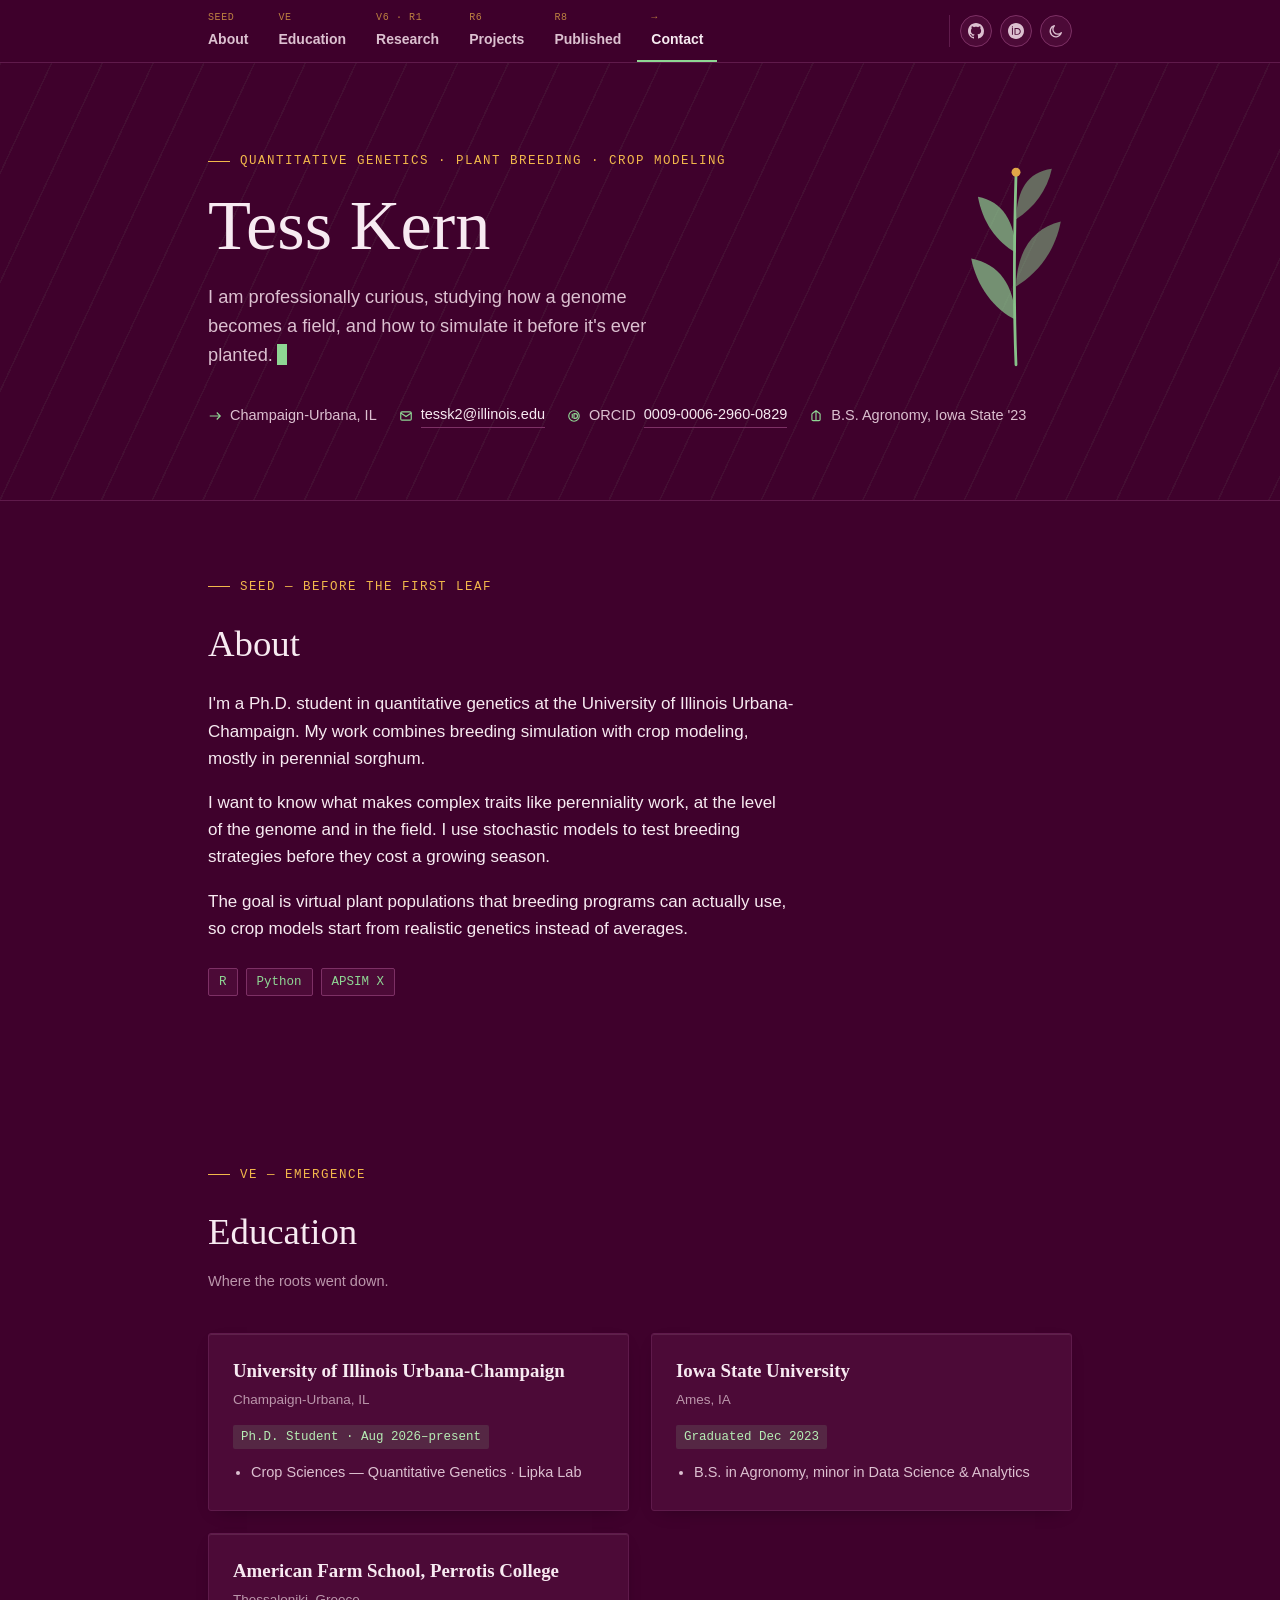
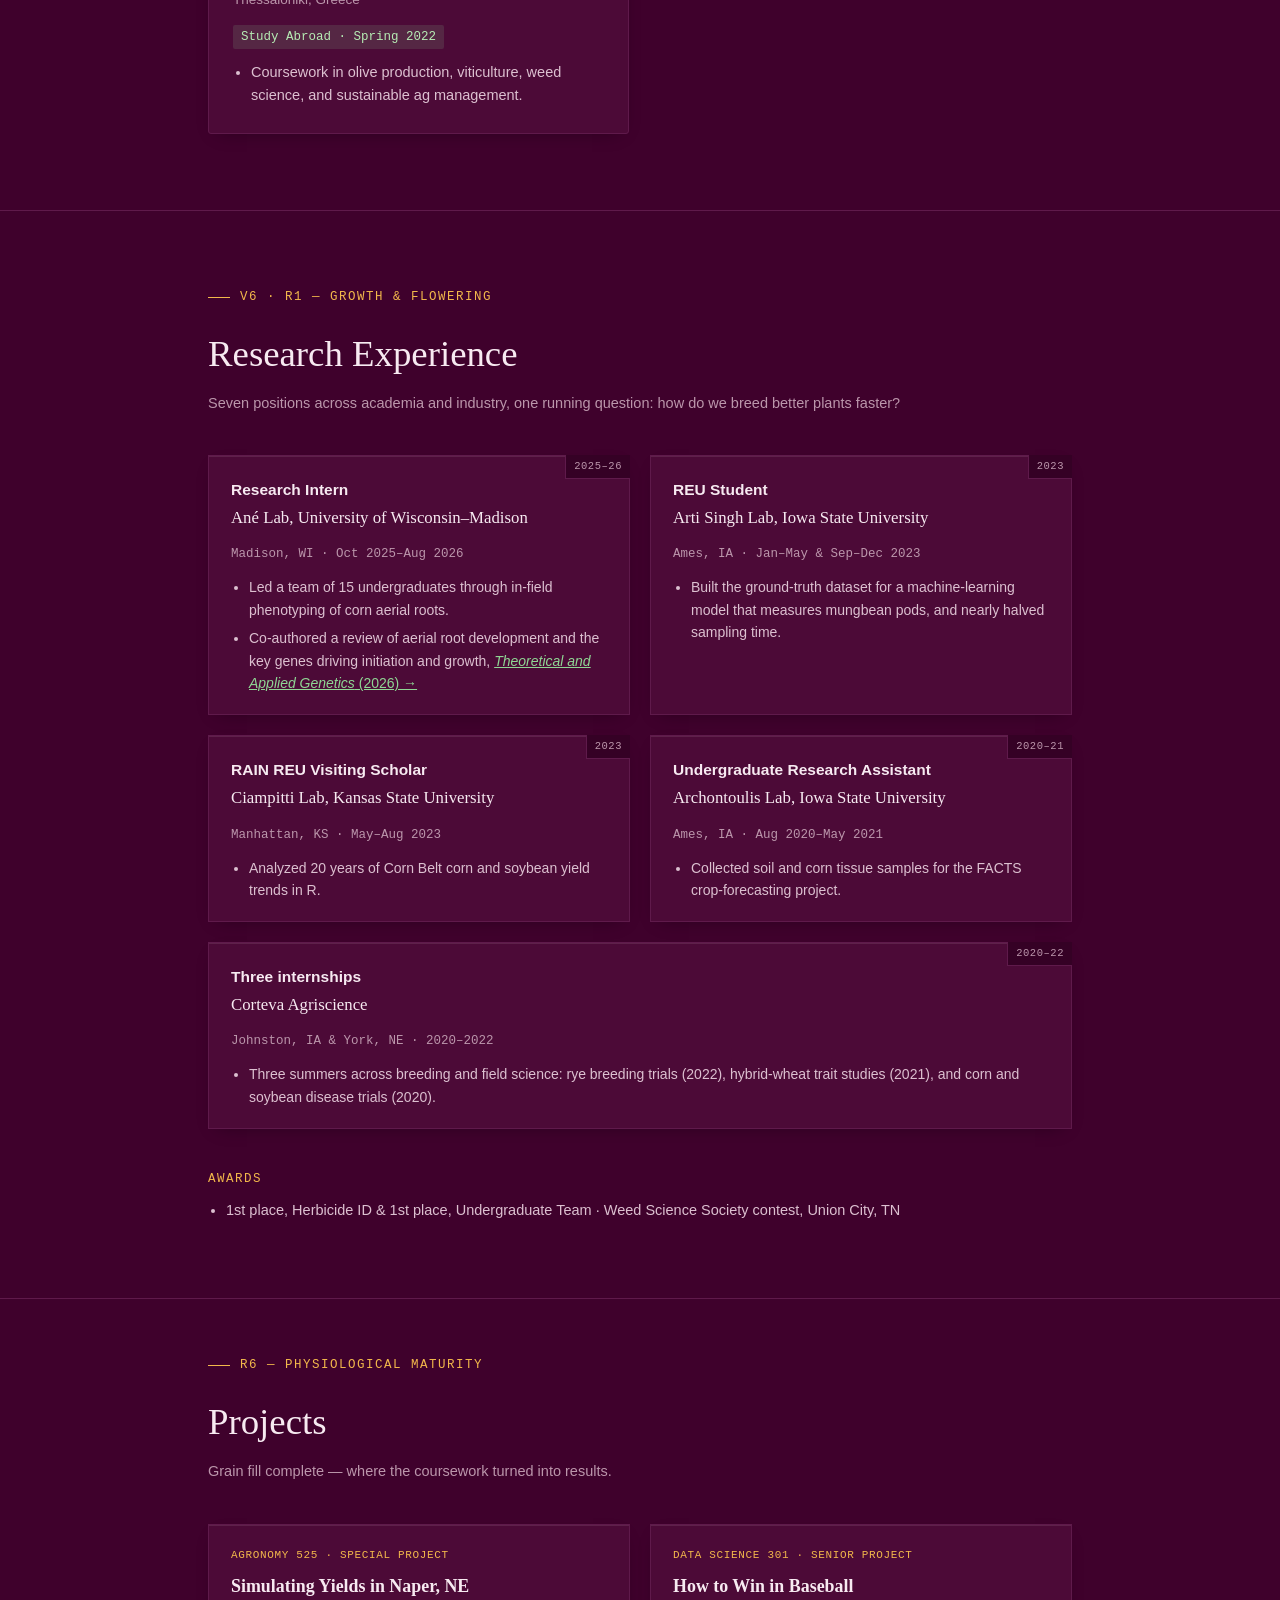
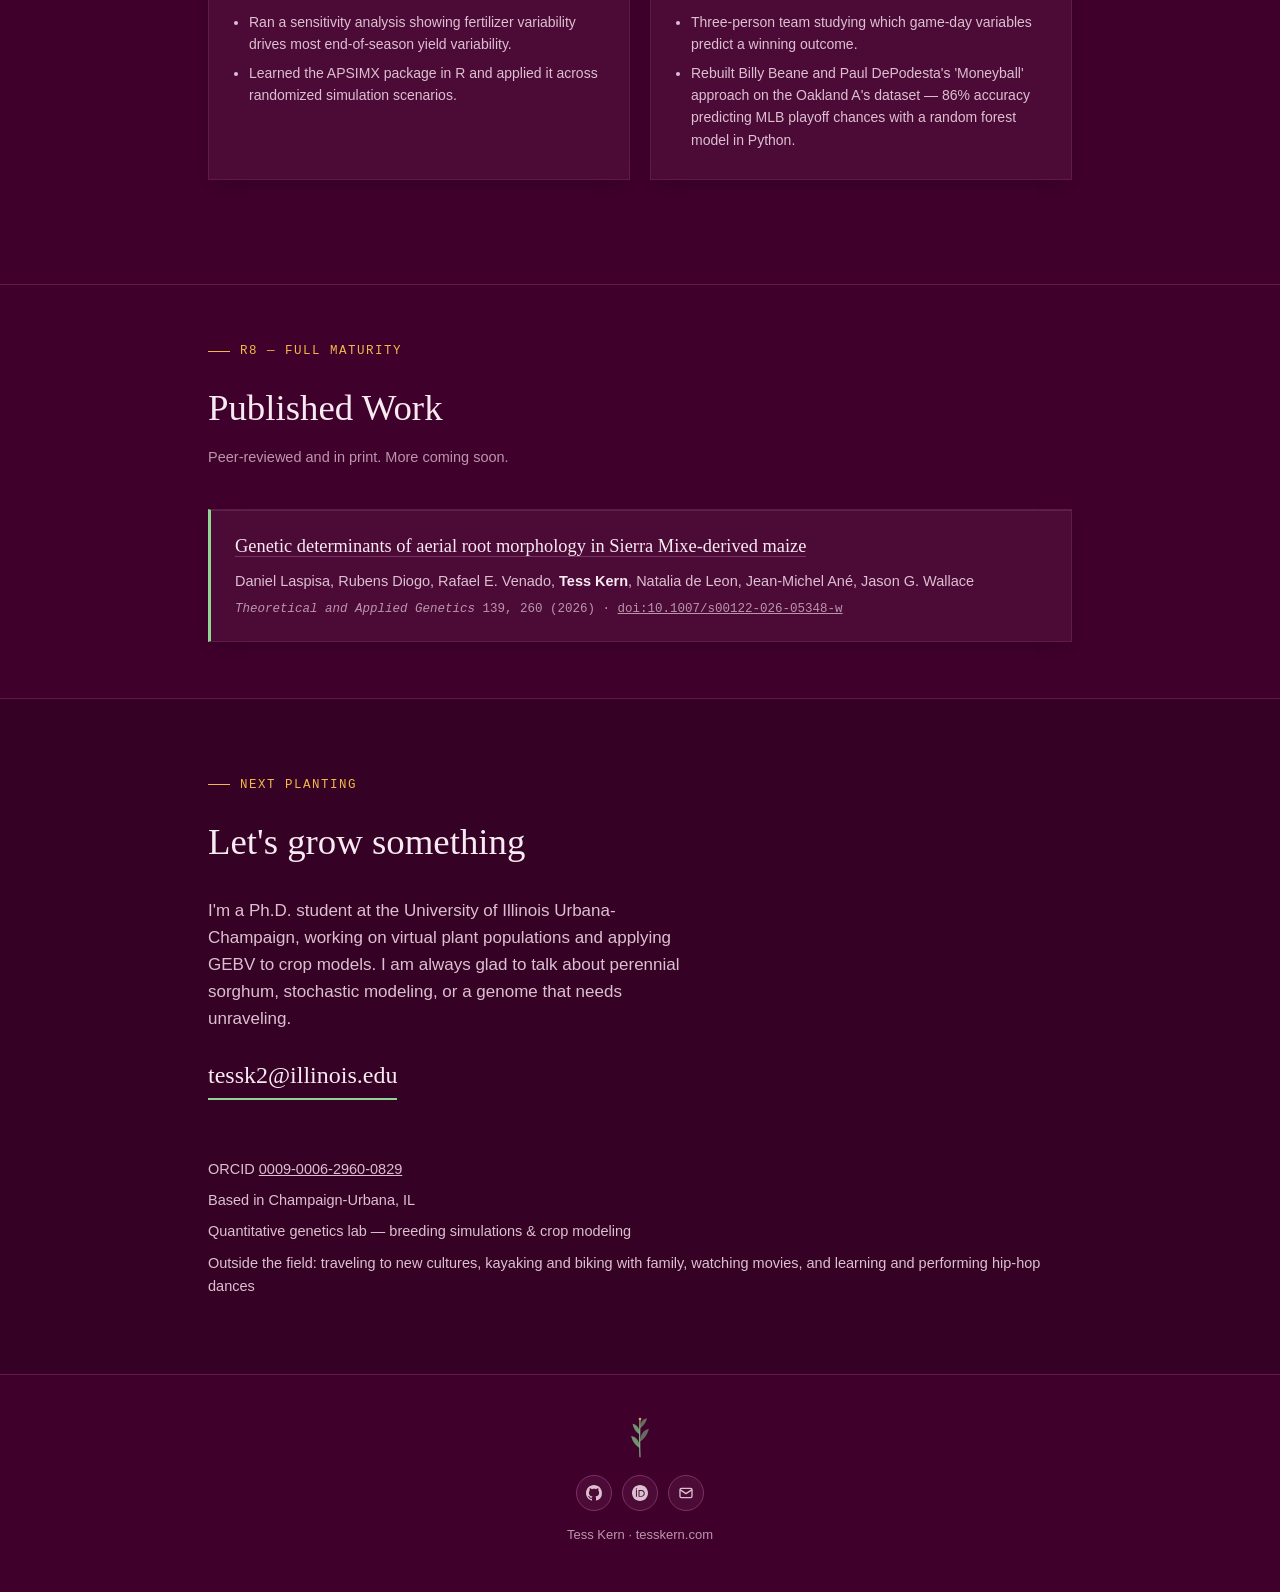
<file: index.html>
<!doctype html>
<html lang="en">
<head>
<meta charset="UTF-8" />
<meta name="viewport" content="width=device-width, initial-scale=1" />
<title>Tess Kern</title>
<meta name="description" content="Tess Kern — Ph.D. student at the University of Illinois Urbana-Champaign working on breeding simulations and crop modeling. Research, publications, and CV." />
<meta name="msvalidate.01" content="D7B9EC9B5210AB7F934CCCC1C1B95DFF" />
<link rel="icon" href="/favicon.svg" type="image/svg+xml" />
<link rel="icon" href="/favicon.svg" sizes="any" />
<link rel="apple-touch-icon" href="/favicon.svg" />
<meta name="theme-color" content="#3f012c" />
<meta property="og:type" content="website" />
<meta property="og:title" content="Tess Kern" />
<meta property="og:description" content="Ph.D. student at the University of Illinois Urbana-Champaign — breeding simulations and crop modeling in perennial sorghum and other crops." />
<meta property="og:url" content="https://tesskern.com/" />
<meta property="og:image" content="https://tesskern.com/og-image.png" />
<meta property="og:image:width" content="1200" />
<meta property="og:image:height" content="630" />
<meta property="og:image:alt" content="Tess Kern — Quantitative Genetics · Plant Breeding · Crop Modeling" />
<meta name="twitter:card" content="summary_large_image" />
<link rel="canonical" href="https://tesskern.com/" />
<script type="application/ld+json">
{
  "@context": "https://schema.org",
  "@type": "Person",
  "name": "Tess Kern",
  "url": "https://tesskern.com/",
  "image": "https://tesskern.com/og-image.png",
  "jobTitle": "Ph.D. Student, Crop Sciences",
  "affiliation": { "@type": "CollegeOrUniversity", "name": "University of Illinois Urbana-Champaign" },
  "alumniOf": [
    { "@type": "CollegeOrUniversity", "name": "Iowa State University" }
  ],
  "knowsAbout": ["Quantitative genetics", "Plant breeding", "Crop modeling", "Breeding simulations", "Perennial sorghum"],
  "email": "mailto:tessk2@illinois.edu",
  "sameAs": [
    "https://orcid.org/0009-0006-2960-0829",
    "https://github.com/Tess-Kern"
  ]
}
</script>
<script>
  try{
    var tkt = localStorage.getItem('tk-theme-v2');
    if (tkt === 'light') document.documentElement.setAttribute('data-theme', tkt);
  }catch(e){}
</script>
<style>
  /* Default theme: dark plum. Light theme is opt-in via the toggle. */
  :root{
    color-scheme: dark;
    --bg: #3f012c;
    --bg-alt: #350125;
    --bg-card: #4c0a37;
    --ink: #f7eaf1;
    --ink-soft: #dcc0d0;
    --ink-faint: #bb96ab;
    --green: #8fd694;
    --green-deep: #b6ecb4;
    --gold: #f2b84b;
    --rule: #5f1a4b;
    --rule-strong: #7d3065;
    --focus: #b6ecb4;

    --font-display: Georgia, 'Iowan Old Style', 'Palatino Linotype', Palatino, 'Times New Roman', serif;
    --font-body: -apple-system, BlinkMacSystemFont, 'Segoe UI', 'Helvetica Neue', Arial, sans-serif;
    --font-mono: ui-monospace, 'SFMono-Regular', 'Cascadia Mono', Consolas, 'Liberation Mono', monospace;

    --content-w: 760px;
    --wide-w: 920px;
  }

  :root[data-theme="light"]{
    color-scheme: light;
    --bg: #f8eff4;
    --bg-alt: #f0e2eb;
    --bg-card: #fcf7fa;
    --ink: #2b0a20;
    --ink-soft: #5c3a50;
    --ink-faint: #7f5f73;
    --green: #2f6b3a;
    --green-deep: #24512d;
    --gold: #9a5f12;
    --rule: #e2cdd9;
    --rule-strong: #c9a8bc;
    --focus: #3f012c;
  }

  *{ box-sizing: border-box; }
  html{ scroll-behavior: smooth; }
  @media (prefers-reduced-motion: reduce){
    html{ scroll-behavior: auto; }
    *{ animation-duration: 0.01ms !important; animation-iteration-count: 1 !important; transition-duration: 0.01ms !important; }
  }

  body{
    margin: 0;
    background: var(--bg);
    color: var(--ink);
    font-family: var(--font-body);
    font-size: 17px;
    line-height: 1.6;
    -webkit-font-smoothing: antialiased;
  }

  a{ color: var(--green); }

  a:focus-visible, button:focus-visible{
    outline: 2px solid var(--focus);
    outline-offset: 3px;
  }

  img, svg{ max-width: 100%; display: block; }

  .wrap{
    max-width: var(--content-w);
    margin: 0 auto;
    padding: 0 28px;
  }
  .wrap-wide{
    max-width: var(--wide-w);
    margin: 0 auto;
    padding: 0 28px;
  }

  /* ---------- nav ---------- */
  .fieldnav{
    position: sticky;
    top: 0;
    z-index: 50;
    background: color-mix(in srgb, var(--bg) 88%, transparent);
    backdrop-filter: blur(6px);
    border-bottom: 1px solid var(--rule);
  }
  .fieldnav-bar{
    max-width: var(--wide-w);
    margin: 0 auto;
    display: flex;
    align-items: center;
    /* left: 14px + link padding 14px = 28px, matching .wrap-wide text edge */
    padding: 0 28px 0 14px;
  }
  .fieldnav-scroll{
    position: relative;
    flex: 1;
    min-width: 0;
  }
  .fieldnav-inner{
    display: flex;
    align-items: stretch;
    gap: 2px;
    overflow-x: auto;
    scroll-snap-type: x proximity;
    -webkit-overflow-scrolling: touch;
    scrollbar-width: none;
  }
  .fieldnav-inner::-webkit-scrollbar{ display: none; }
  .fieldnav-fade{
    position: absolute;
    top: 0;
    bottom: 0;
    right: 0;
    width: 30px;
    background: linear-gradient(to right, transparent, color-mix(in srgb, var(--bg) 95%, transparent));
    opacity: 0;
    transition: opacity 0.2s ease;
    pointer-events: none;
  }
  .fieldnav-fade.show{ opacity: 1; }
  .fieldnav a{
    display: flex;
    flex-direction: column;
    gap: 2px;
    padding: 10px 14px;
    text-decoration: none;
    color: var(--ink-soft);
    border-bottom: 2px solid transparent;
    white-space: nowrap;
    scroll-snap-align: start;
    transition: color 0.2s ease, border-color 0.2s ease;
  }
  .fieldnav a .stage{
    font-family: var(--font-mono);
    font-size: 10px;
    letter-spacing: 0.06em;
    color: var(--gold);
    opacity: 0.7;
  }
  .fieldnav a .label{
    font-size: 14px;
    font-weight: 600;
  }
  .fieldnav a.active{
    border-bottom-color: var(--green);
    color: var(--ink);
  }
  .fieldnav a:hover{ color: var(--ink); }

  .fieldnav-controls{
    flex-shrink: 0;
    display: flex;
    align-items: center;
    gap: 8px;
    margin-left: 6px;
    padding-left: 10px;
    border-left: 1px solid var(--rule);
  }
  .theme-toggle{
    flex-shrink: 0;
    position: relative;
    width: 32px;
    height: 32px;
    border-radius: 50%;
    border: 1px solid var(--rule-strong);
    background: var(--bg-card);
    cursor: pointer;
    padding: 0;
    transition: border-color 0.2s ease, transform 0.2s ease;
  }
  .theme-toggle:hover{ border-color: var(--green); }
  .fieldnav a.icon-link{
    flex-shrink: 0;
    flex-direction: row;
    align-items: center;
    justify-content: center;
    width: 32px;
    height: 32px;
    padding: 0;
    border: 1px solid var(--rule-strong);
    border-radius: 50%;
    background: var(--bg-card);
    color: var(--ink-soft);
    transition: border-color 0.2s ease, color 0.2s ease;
  }
  .fieldnav a.icon-link:hover{ border-color: var(--green); color: var(--ink); }
  .icon-link svg{ width: 16px; height: 16px; }

  @media (max-width: 480px){
    .fieldnav-bar{ padding: 0 6px 0 8px; }
    .fieldnav a{ padding: 8px 10px; }
    .fieldnav a .stage{ font-size: 9px; }
    .fieldnav a .label{ font-size: 12.5px; }
    .fieldnav-controls{ padding-left: 8px; margin-left: 4px; }
    .theme-toggle, .fieldnav a.icon-link{ width: 28px; height: 28px; }
    .theme-toggle svg, .icon-link svg{ width: 14px; height: 14px; }
    .fieldnav-controls{ gap: 6px; }
  }
  .theme-toggle:active{ transform: scale(0.92); }
  .theme-toggle svg{
    position: absolute;
    inset: 0;
    margin: auto;
    width: 16px;
    height: 16px;
    color: var(--ink-soft);
    transition: opacity 0.35s ease, transform 0.45s ease;
  }
  .theme-toggle .icon-sun{ opacity: 0; transform: rotate(90deg) scale(0.6); }
  .theme-toggle .icon-moon{ opacity: 1; transform: rotate(0deg) scale(1); }
  :root[data-theme="light"] .theme-toggle .icon-sun{ opacity: 1; transform: rotate(0deg) scale(1); }
  :root[data-theme="light"] .theme-toggle .icon-moon{ opacity: 0; transform: rotate(-90deg) scale(0.6); }

  /* ---------- hero ---------- */
  .hero{
    position: relative;
    padding: 88px 0 72px;
    overflow: hidden;
    border-bottom: 1px solid var(--rule);
  }
  .hero::before{
    content: "";
    position: absolute;
    inset: 0;
    background-image: repeating-linear-gradient(
      115deg,
      color-mix(in srgb, var(--green) 10%, transparent) 0px,
      color-mix(in srgb, var(--green) 10%, transparent) 1.5px,
      transparent 1.5px,
      transparent 46px
    );
    opacity: 0.6;
    pointer-events: none;
  }
  .hero-inner{
    position: relative;
    max-width: var(--wide-w);
    margin: 0 auto;
    padding: 0 28px;
  }
  .eyebrow{
    font-family: var(--font-mono);
    font-size: 12.5px;
    letter-spacing: 0.12em;
    text-transform: uppercase;
    color: var(--gold);
    display: flex;
    align-items: center;
    gap: 10px;
    margin: 0 0 18px;
  }
  .eyebrow::before{
    content: "";
    width: 22px;
    height: 1px;
    background: var(--gold);
  }
  .hero h1{
    font-family: var(--font-display);
    font-weight: 400;
    font-size: clamp(2.6rem, 6vw, 4.4rem);
    line-height: 1.03;
    margin: 0 0 20px;
    text-wrap: balance;
    color: var(--ink);
  }
  .hero-tag{
    max-width: 46ch;
    font-size: 1.14rem;
    color: var(--ink-soft);
    margin: 0 0 34px;
    text-wrap: pretty;
  }
  .hero-tag::after{
    content: "";
    display: inline-block;
    width: 0.55em;
    height: 1.1em;
    margin-left: 4px;
    vertical-align: -0.18em;
    background: var(--green);
    animation: blink 1.1s steps(1) infinite;
  }
  @keyframes blink{ 50%{ opacity: 0; } }
  .hero-meta{
    display: flex;
    flex-wrap: wrap;
    gap: 10px 22px;
    font-size: 14.5px;
  }
  .hero-meta span{
    display: inline-flex;
    align-items: center;
    gap: 8px;
    color: var(--ink-soft);
  }
  .hero-meta a{
    color: var(--ink);
    text-decoration: none;
    border-bottom: 1px solid var(--rule-strong);
  }
  .hero-meta a:hover{ border-color: var(--green); }
  .mark{
    color: var(--green);
    flex-shrink: 0;
  }
  .hero-glyph{
    position: absolute;
    right: max(28px, calc((100% - var(--wide-w)) / 2 + 28px));
    top: 50%;
    transform: translateY(-50%);
    transform-origin: 50% 100%;
    width: 112px;
    margin-top: -18px;
    opacity: 0.9;
    animation: sway 7s ease-in-out infinite alternate;
  }
  @keyframes sway{
    0%   { transform: translateY(-50%) rotate(-2deg); }
    100% { transform: translateY(-50%) rotate(2deg); }
  }
  @media (max-width: 760px){ .hero-glyph{ display:none; } }

  /* ---------- sections ---------- */
  section{
    padding: 76px 0;
    border-bottom: 1px solid var(--rule);
  }
  section:last-of-type{ border-bottom: none; }
  section.compact{ padding: 56px 0; }
  h2{
    font-family: var(--font-display);
    font-weight: 400;
    font-size: clamp(1.7rem, 3.4vw, 2.3rem);
    margin: 0 0 8px;
    text-wrap: balance;
  }
  .section-sub{
    color: var(--ink-faint);
    font-size: 14.5px;
    margin: 0 0 40px;
  }
  .prose p{ max-width: 62ch; }
  .prose p + p{ margin-top: 14px; }

  /* ---------- education ---------- */
  .edu-grid{
    display: grid;
    gap: 22px;
    grid-template-columns: repeat(2, 1fr);
  }
  @media (max-width: 700px){ .edu-grid{ grid-template-columns: 1fr; } }

  .card{
    background: var(--bg-card);
    border: 1px solid var(--rule);
    padding: 22px 24px;
    border-radius: 3px;
    box-shadow: inset 0 1px 0 color-mix(in srgb, var(--ink) 10%, transparent), 0 6px 18px -10px rgba(0,0,0,0.45);
    transition: border-color 0.2s ease;
  }
  .card:hover{ border-color: var(--rule-strong); }
  .card h3{
    font-family: var(--font-display);
    font-size: 1.18rem;
    font-weight: 700;
    margin: 0 0 3px;
  }
  .card .place{
    font-size: 13.5px;
    color: var(--ink-faint);
    margin-bottom: 10px;
  }
  .card .stat{
    font-family: var(--font-mono);
    font-size: 12.5px;
    color: var(--green-deep);
    background: color-mix(in srgb, var(--green) 14%, transparent);
    display: inline-block;
    padding: 2px 8px;
    border-radius: 2px;
    margin-bottom: 12px;
  }
  .card ul{ margin: 0; padding-left: 18px; }
  .card li{ margin-bottom: 4px; font-size: 14.5px; color: var(--ink-soft); }

  /* ---------- plot cards (research) ---------- */
  .plots{
    display: grid;
    grid-template-columns: repeat(2, 1fr);
    gap: 20px;
  }
  @media (max-width: 760px){ .plots{ grid-template-columns: 1fr; } }

  .plot{
    border: 1px solid var(--rule);
    background: var(--bg-card);
    padding: 22px 22px 20px;
    position: relative;
    box-shadow: inset 0 1px 0 color-mix(in srgb, var(--ink) 10%, transparent), 0 6px 18px -10px rgba(0,0,0,0.45);
    transition: border-color 0.2s ease;
  }
  .plot:hover{ border-color: var(--rule-strong); }
  .plot::before{
    content: attr(data-plot);
    position: absolute;
    top: -1px;
    right: -1px;
    font-family: var(--font-mono);
    font-size: 10.5px;
    letter-spacing: 0.05em;
    color: var(--ink-faint);
    background: var(--bg-alt);
    border: 1px solid var(--rule);
    border-top: none;
    border-right: none;
    padding: 3px 8px;
  }
  .plot-role{
    font-weight: 700;
    font-size: 15.5px;
    margin: 0 0 2px;
  }
  .plot-org{
    font-family: var(--font-display);
    font-size: 1.05rem;
    margin: 0 0 2px;
  }
  .plot-meta{
    font-size: 12.5px;
    color: var(--ink-faint);
    margin-bottom: 12px;
    font-family: var(--font-mono);
  }
  .plot ul{ margin: 0; padding-left: 18px; }
  .plot li{ font-size: 14px; color: var(--ink-soft); margin-bottom: 6px; }
  .plot li:last-child{ margin-bottom: 0; }
  .plot li strong{ color: var(--ink); font-weight: 600; }
  .plot-wide{ grid-column: 1 / -1; }

  .awards{ margin-top: 40px; }
  .awards h3{
    font-family: var(--font-mono);
    font-size: 12.5px;
    letter-spacing: 0.12em;
    text-transform: uppercase;
    color: var(--gold);
    font-weight: 400;
    margin: 0 0 10px;
  }
  .awards ul{ margin: 0; padding-left: 18px; }
  .awards li{ font-size: 14.5px; color: var(--ink-soft); }

  .tools{ display: flex; flex-wrap: wrap; gap: 8px; margin-top: 26px; padding: 0; list-style: none; }
  .tools li{
    font-family: var(--font-mono);
    font-size: 12.5px;
    color: var(--green);
    border: 1px solid var(--rule-strong);
    background: var(--bg-card);
    padding: 3px 10px;
    border-radius: 2px;
  }

  /* ---------- projects ---------- */
  .proj-grid{
    display: grid;
    grid-template-columns: repeat(2, 1fr);
    gap: 20px;
    margin-bottom: 48px;
  }
  @media (max-width: 700px){ .proj-grid{ grid-template-columns: 1fr; } }
  .proj{
    border: 1px solid var(--rule);
    padding: 22px;
    background: var(--bg-card);
    box-shadow: inset 0 1px 0 color-mix(in srgb, var(--ink) 10%, transparent), 0 6px 18px -10px rgba(0,0,0,0.45);
    transition: border-color 0.2s ease;
  }
  .proj:hover{ border-color: var(--rule-strong); }
  .proj .tag{
    font-family: var(--font-mono);
    font-size: 11px;
    letter-spacing: 0.06em;
    text-transform: uppercase;
    color: var(--gold);
    margin-bottom: 8px;
    display: block;
  }
  .proj h3{
    font-family: var(--font-display);
    font-size: 1.12rem;
    margin: 0 0 10px;
  }
  .proj ul{ margin: 0; padding-left: 18px; }
  .proj li{ font-size: 14px; color: var(--ink-soft); margin-bottom: 6px; }

  /* ---------- contact ---------- */
  .contact-section{
    background: var(--bg-alt);
  }
  .contact-grid{
    display: flex;
    flex-wrap: wrap;
    gap: 40px;
    align-items: flex-start;
    justify-content: space-between;
  }
  .contact-main p{ max-width: 50ch; color: var(--ink-soft); }
  .contact-cta{
    display: inline-flex;
    align-items: center;
    gap: 10px;
    font-family: var(--font-display);
    font-size: 1.5rem;
    color: var(--ink);
    text-decoration: none;
    border-bottom: 2px solid var(--green);
    padding-bottom: 4px;
    margin-top: 6px;
  }
  .contact-cta:hover{ color: var(--green); }

  /* ---------- publications ---------- */
  .pub-list{ list-style: none; padding: 0; margin: 0; display: grid; gap: 20px; }
  .pub{
    border: 1px solid var(--rule);
    border-left: 3px solid var(--green);
    background: var(--bg-card);
    padding: 22px 24px;
    box-shadow: inset 0 1px 0 color-mix(in srgb, var(--ink) 10%, transparent), 0 6px 18px -10px rgba(0,0,0,0.45);
    transition: transform 0.2s ease, border-color 0.2s ease;
  }
  .pub:hover{ transform: translateY(-3px); border-color: var(--green); }
  .pub-title{
    font-family: var(--font-display);
    font-size: 1.15rem;
    margin: 0 0 8px;
  }
  .pub-title a{ color: var(--ink); text-decoration: none; border-bottom: 1px solid var(--rule-strong); }
  .pub-title a:hover{ border-color: var(--green); }
  .pub-authors{ font-size: 14.5px; color: var(--ink-soft); margin: 0 0 6px; }
  .pub-authors strong{ color: var(--ink); }
  .pub-venue{ font-family: var(--font-mono); font-size: 12.5px; color: var(--ink-faint); margin: 0; }
  .pub-venue a{ color: var(--ink-faint); }
  .contact-list{
    list-style: none;
    padding: 0;
    margin: 18px 0 0;
    font-size: 14.5px;
    color: var(--ink-soft);
    display: flex;
    flex-direction: column;
    gap: 8px;
  }
  .contact-list a{ color: var(--ink-soft); }

  footer{
    padding: 40px 0 46px;
    text-align: center;
    font-size: 13px;
    color: var(--ink-faint);
    border-top: 1px solid var(--rule);
  }
  .footer-leaf{ width: 22px; margin: 0 auto 16px; opacity: 0.9; }
  .footer-links{ display: flex; justify-content: center; gap: 10px; margin-bottom: 14px; }
  .footer-links .icon-link{
    display: flex;
    align-items: center;
    justify-content: center;
    width: 36px;
    height: 36px;
    border: 1px solid var(--rule-strong);
    border-radius: 50%;
    background: var(--bg-card);
    color: var(--ink-soft);
    transition: border-color 0.2s ease, color 0.2s ease;
  }
  .footer-links .icon-link:hover{ border-color: var(--green); color: var(--ink); }
  footer p{ margin: 0; }

  .reveal{
    opacity: 0.15;
    transform: translateY(6px);
    transition: opacity 0.35s ease-out, transform 0.35s ease-out;
  }
  :root[data-theme="light"] .card,
  :root[data-theme="light"] .plot,
  :root[data-theme="light"] .proj,
  :root[data-theme="light"] .pub{
    box-shadow: 0 4px 14px -10px rgba(63,1,44,0.35);
  }
  .reveal.in{ opacity: 1; transform: translateY(0); }

  @media print{
    .fieldnav{ display: none; }
    body{ background: #fff; color: #111; }
    .hero::before{ display: none; }
    section{ break-inside: avoid; }
  }
</style>
</head>
<body>

<nav class="fieldnav" aria-label="Section navigation">
  <div class="fieldnav-bar">
    <div class="fieldnav-scroll">
      <div class="fieldnav-inner" id="fieldnav-inner">
        <a href="#about" class="navlink" data-target="about"><span class="stage">SEED</span><span class="label">About</span></a>
        <a href="#education" class="navlink" data-target="education"><span class="stage">VE</span><span class="label">Education</span></a>
        <a href="#research" class="navlink" data-target="research"><span class="stage">V6 · R1</span><span class="label">Research</span></a>
        <a href="#projects" class="navlink" data-target="projects"><span class="stage">R6</span><span class="label">Projects</span></a>
        <a href="#publications" class="navlink" data-target="publications"><span class="stage">R8</span><span class="label">Published</span></a>
        <a href="#contact" class="navlink" data-target="contact"><span class="stage">→</span><span class="label">Contact</span></a>
      </div>
      <div class="fieldnav-fade" id="fieldnav-fade" aria-hidden="true"></div>
    </div>
    <div class="fieldnav-controls">
      <a class="icon-link" href="https://github.com/Tess-Kern" aria-label="GitHub" title="GitHub">
        <svg viewBox="0 0 16 16" fill="currentColor" aria-hidden="true"><path d="M8 0C3.58 0 0 3.58 0 8c0 3.54 2.29 6.53 5.47 7.59.4.07.55-.17.55-.38 0-.19-.01-.82-.01-1.49-2.01.37-2.53-.49-2.69-.94-.09-.23-.48-.94-.82-1.13-.28-.15-.68-.52-.01-.53.63-.01 1.08.58 1.23.82.72 1.21 1.87.87 2.33.66.07-.52.28-.87.51-1.07-1.78-.2-3.64-.89-3.64-3.95 0-.87.31-1.59.82-2.15-.08-.2-.36-1.02.08-2.12 0 0 .67-.21 2.2.82.64-.18 1.32-.27 2-.27.68 0 1.36.09 2 .27 1.53-1.04 2.2-.82 2.2-.82.44 1.1.16 1.92.08 2.12.51.56.82 1.27.82 2.15 0 3.07-1.87 3.75-3.65 3.95.29.25.54.73.54 1.48 0 1.07-.01 1.93-.01 2.2 0 .21.15.46.55.38A8.013 8.013 0 0016 8c0-4.42-3.58-8-8-8z"/></svg>
      </a>
      <a class="icon-link" href="https://orcid.org/0009-0006-2960-0829" aria-label="ORCID" title="ORCID">
        <svg viewBox="0 0 24 24" fill="currentColor" aria-hidden="true"><path d="M12 0C5.37 0 0 5.37 0 12s5.37 12 12 12 12-5.37 12-12S18.63 0 12 0zM7.37 17.66H5.92V7.63h1.45v10.03zM6.64 6.81a.95.95 0 1 1 0-1.9.95.95 0 0 1 0 1.9zm3.18.82h3.92c3.73 0 5.37 2.67 5.37 5.02 0 2.56-2.02 5.02-5.35 5.02H9.82V7.63zm1.45 1.3v7.43h2.31c3.29 0 4.05-2.5 4.05-3.72 0-1.98-1.27-3.71-4.06-3.71h-2.3z"/></svg>
      </a>
      <button class="theme-toggle" id="theme-toggle" type="button" aria-label="Switch to light theme" aria-pressed="true">
        <svg class="icon-sun" viewBox="0 0 24 24" fill="none" stroke="currentColor" stroke-width="2" stroke-linecap="round"><circle cx="12" cy="12" r="4.2"/><path d="M12 2.5v2.4M12 19.1v2.4M4.4 4.4l1.7 1.7M17.9 17.9l1.7 1.7M2.5 12h2.4M19.1 12h2.4M4.4 19.6l1.7-1.7M17.9 6.1l1.7-1.7"/></svg>
        <svg class="icon-moon" viewBox="0 0 24 24" fill="none" stroke="currentColor" stroke-width="2" stroke-linecap="round" stroke-linejoin="round"><path d="M20 14.5A8.5 8.5 0 1 1 9.5 4a6.8 6.8 0 0 0 10.5 10.5z"/></svg>
      </button>
    </div>
  </div>
</nav>

<header class="hero" id="home">
  <div class="hero-inner">
    <p class="eyebrow">Quantitative Genetics · Plant Breeding · Crop Modeling</p>
    <h1>Tess Kern</h1>
    <p class="hero-tag">I am professionally curious, studying how a genome becomes a field, and how to simulate it before it's ever planted.</p>
    <div class="hero-meta">
      <span><svg class="mark" width="14" height="14" viewBox="0 0 24 24" fill="none" stroke="currentColor" stroke-width="2"><path d="M3 12h18M15 6l6 6-6 6"/></svg> Champaign-Urbana, IL</span>
      <span><svg class="mark" width="14" height="14" viewBox="0 0 24 24" fill="none" stroke="currentColor" stroke-width="2"><rect x="3" y="5" width="18" height="14" rx="2"/><path d="M3 7l9 6 9-6"/></svg> <a href="mailto:tessk2@illinois.edu">tessk2@illinois.edu</a></span>
      <span><svg class="mark" width="14" height="14" viewBox="0 0 24 24" fill="none" stroke="currentColor" stroke-width="2"><circle cx="12" cy="12" r="9"/><path d="M9 8v8M9 6v.01M12 8h2a4 4 0 010 8h-2z"/></svg> ORCID <a href="https://orcid.org/0009-0006-2960-0829">0009-0006-2960-0829</a></span>
      <span><svg class="mark" width="14" height="14" viewBox="0 0 24 24" fill="none" stroke="currentColor" stroke-width="2"><path d="M12 3v18M5 8l7-5 7 5M5 8v10a2 2 0 002 2h10a2 2 0 002-2V8"/></svg> B.S. Agronomy, Iowa State '23</span>
    </div>
  </div>
  <svg class="hero-glyph" viewBox="0 0 100 200" fill="none" aria-hidden="true">
    <path d="M50 190 C 48 140, 48 90, 50 20" stroke="var(--green)" stroke-width="2.5" stroke-linecap="round"/>
    <path d="M50 150 C 30 140, 15 120, 10 95 C 35 100, 48 118, 50 150 Z" fill="var(--green)" opacity="0.75"/>
    <path d="M50 120 C 70 108, 85 88, 90 62 C 65 68, 51 88, 50 120 Z" fill="var(--green)" opacity="0.55"/>
    <path d="M50 90 C 32 80, 20 62, 16 40 C 38 44, 49 62, 50 90 Z" fill="var(--green)" opacity="0.75"/>
    <path d="M50 60 C 66 50, 78 34, 82 15 C 60 18, 51 34, 50 60 Z" fill="var(--green)" opacity="0.55"/>
    <circle cx="50" cy="18" r="4" fill="var(--gold)"/>
  </svg>
</header>

<section id="about" class="reveal">
  <div class="wrap-wide">
    <p class="eyebrow">Seed — Before the First Leaf</p>
    <h2>About</h2>
    <div class="prose">
      <p>I'm a Ph.D. student in quantitative genetics at the University of Illinois Urbana-Champaign. My work combines breeding simulation with crop modeling, mostly in perennial sorghum.</p>
      <p>I want to know what makes complex traits like perenniality work, at the level of the genome and in the field. I use stochastic models to test breeding strategies before they cost a growing season.</p>
      <p>The goal is virtual plant populations that breeding programs can actually use, so crop models start from realistic genetics instead of averages.</p>
    </div>
    <ul class="tools" aria-label="Tools">
      <li>R</li>
      <li>Python</li>
      <li>APSIM X</li>
    </ul>
  </div>
</section>

<main>

  <section id="education" class="reveal">
   <div class="wrap-wide">
    <p class="eyebrow">VE — Emergence</p>
    <h2>Education</h2>
    <p class="section-sub">Where the roots went down.</p>
    <div class="edu-grid">
      <div class="card">
        <h3>University of Illinois Urbana-Champaign</h3>
        <div class="place">Champaign-Urbana, IL</div>
        <span class="stat">Ph.D. Student · Aug 2026–present</span>
        <ul>
          <li>Crop Sciences — Quantitative Genetics · Lipka Lab</li>
        </ul>
      </div>
      <div class="card">
        <h3>Iowa State University</h3>
        <div class="place">Ames, IA</div>
        <span class="stat">Graduated Dec 2023</span>
        <ul>
          <li>B.S. in Agronomy, minor in Data Science &amp; Analytics</li>
        </ul>
      </div>
      <div class="card">
        <h3>American Farm School, Perrotis College</h3>
        <div class="place">Thessaloniki, Greece</div>
        <span class="stat">Study Abroad · Spring 2022</span>
        <ul>
          <li>Coursework in olive production, viticulture, weed science, and sustainable ag management.</li>
        </ul>
      </div>
    </div>
   </div>
  </section>

  <section id="research" class="reveal">
   <div class="wrap-wide">
    <p class="eyebrow">V6 · R1 — Growth &amp; Flowering</p>
    <h2>Research Experience</h2>
    <p class="section-sub">Seven positions across academia and industry, one running question: how do we breed better plants faster?</p>

    <div class="plots">
      <article class="plot" data-plot="2025–26">
        <p class="plot-role">Research Intern</p>
        <p class="plot-org">Ané Lab, University of Wisconsin–Madison</p>
        <p class="plot-meta">Madison, WI · Oct 2025–Aug 2026</p>
        <ul>
          <li>Led a team of 15 undergraduates through in-field phenotyping of corn aerial roots.</li>
          <li>Co-authored a review of aerial root development and the key genes driving initiation and growth, <a href="#publications"><em>Theoretical and Applied Genetics</em> (2026) →</a></li>
        </ul>
      </article>

      <article class="plot" data-plot="2023">
        <p class="plot-role">REU Student</p>
        <p class="plot-org">Arti Singh Lab, Iowa State University</p>
        <p class="plot-meta">Ames, IA · Jan–May &amp; Sep–Dec 2023</p>
        <ul>
          <li>Built the ground-truth dataset for a machine-learning model that measures mungbean pods, and nearly halved sampling time.</li>
        </ul>
      </article>

      <article class="plot" data-plot="2023">
        <p class="plot-role">RAIN REU Visiting Scholar</p>
        <p class="plot-org">Ciampitti Lab, Kansas State University</p>
        <p class="plot-meta">Manhattan, KS · May–Aug 2023</p>
        <ul>
          <li>Analyzed 20 years of Corn Belt corn and soybean yield trends in R.</li>
        </ul>
      </article>

      <article class="plot" data-plot="2020–21">
        <p class="plot-role">Undergraduate Research Assistant</p>
        <p class="plot-org">Archontoulis Lab, Iowa State University</p>
        <p class="plot-meta">Ames, IA · Aug 2020–May 2021</p>
        <ul>
          <li>Collected soil and corn tissue samples for the FACTS crop-forecasting project.</li>
        </ul>
      </article>

      <article class="plot plot-wide" data-plot="2020–22">
        <p class="plot-role">Three internships</p>
        <p class="plot-org">Corteva Agriscience</p>
        <p class="plot-meta">Johnston, IA &amp; York, NE · 2020–2022</p>
        <ul>
          <li>Three summers across breeding and field science: rye breeding trials (2022), hybrid-wheat trait studies (2021), and corn and soybean disease trials (2020).</li>
        </ul>
      </article>
    </div>

    <div class="awards">
      <h3>Awards</h3>
      <ul>
        <li>1st place, Herbicide ID &amp; 1st place, Undergraduate Team · Weed Science Society contest, Union City, TN</li>
      </ul>
    </div>
   </div>
  </section>

  <section id="projects" class="compact reveal">
   <div class="wrap-wide">
    <p class="eyebrow">R6 — Physiological Maturity</p>
    <h2>Projects</h2>
    <p class="section-sub">Grain fill complete — where the coursework turned into results.</p>

    <div class="proj-grid">
      <div class="proj">
        <span class="tag">Agronomy 525 · Special Project</span>
        <h3>Simulating Yields in Naper, NE</h3>
        <ul>
          <li>Ran a sensitivity analysis showing fertilizer variability drives most end-of-season yield variability.</li>
          <li>Learned the APSIMX package in R and applied it across randomized simulation scenarios.</li>
        </ul>
      </div>
      <div class="proj">
        <span class="tag">Data Science 301 · Senior Project</span>
        <h3>How to Win in Baseball</h3>
        <ul>
          <li>Three-person team studying which game-day variables predict a winning outcome.</li>
          <li>Rebuilt Billy Beane and Paul DePodesta's 'Moneyball' approach on the Oakland A's dataset — 86% accuracy predicting MLB playoff chances with a random forest model in Python.</li>
        </ul>
      </div>
    </div>
   </div>
  </section>

  <section id="publications" class="compact reveal">
   <div class="wrap-wide">
    <p class="eyebrow">R8 — Full Maturity</p>
    <h2>Published Work</h2>
    <p class="section-sub">Peer-reviewed and in print. More coming soon.</p>
    <ul class="pub-list">
      <li class="pub">
        <p class="pub-title"><a href="https://link.springer.com/article/10.1007/s00122-026-05348-w">Genetic determinants of aerial root morphology in Sierra Mixe-derived maize</a></p>
        <p class="pub-authors">Daniel Laspisa, Rubens Diogo, Rafael E. Venado, <strong>Tess Kern</strong>, Natalia de Leon, Jean-Michel Ané, Jason G. Wallace</p>
        <p class="pub-venue"><em>Theoretical and Applied Genetics</em> 139, 260 (2026) · <a href="https://doi.org/10.1007/s00122-026-05348-w">doi:10.1007/s00122-026-05348-w</a></p>
      </li>
    </ul>
   </div>
  </section>

  <section id="contact" class="contact-section reveal">
   <div class="wrap-wide">
    <p class="eyebrow">Next Planting</p>
    <h2>Let's grow something</h2>
    <div class="contact-grid">
      <div class="contact-main">
        <p>I'm a Ph.D. student at the University of Illinois Urbana-Champaign, working on virtual plant populations and applying GEBV to crop models. I am always glad to talk about perennial sorghum, stochastic modeling, or a genome that needs unraveling.</p>
        <a class="contact-cta" href="mailto:tessk2@illinois.edu">tessk2@illinois.edu</a>
      </div>
      <ul class="contact-list">
        <li>ORCID <a href="https://orcid.org/0009-0006-2960-0829">0009-0006-2960-0829</a></li>
        <li>Based in Champaign-Urbana, IL</li>
        <li>Quantitative genetics lab — breeding simulations &amp; crop modeling</li>
        <li>Outside the field: traveling to new cultures, kayaking and biking with family, watching movies, and learning and performing hip-hop dances</li>
      </ul>
    </div>
   </div>
  </section>

</main>

<footer>
  <svg class="footer-leaf" viewBox="0 0 100 200" fill="none" aria-hidden="true">
    <path d="M50 190 C 48 140, 48 90, 50 20" stroke="var(--green)" stroke-width="5" stroke-linecap="round"/>
    <path d="M50 150 C 30 140, 15 120, 10 95 C 35 100, 48 118, 50 150 Z" fill="var(--green)" opacity="0.75"/>
    <path d="M50 120 C 70 108, 85 88, 90 62 C 65 68, 51 88, 50 120 Z" fill="var(--green)" opacity="0.55"/>
    <path d="M50 90 C 32 80, 20 62, 16 40 C 38 44, 49 62, 50 90 Z" fill="var(--green)" opacity="0.75"/>
    <path d="M50 60 C 66 50, 78 34, 82 15 C 60 18, 51 34, 50 60 Z" fill="var(--green)" opacity="0.55"/>
    <circle cx="50" cy="18" r="6" fill="var(--gold)"/>
  </svg>
  <div class="footer-links">
    <a class="icon-link" href="https://github.com/Tess-Kern" aria-label="GitHub" title="GitHub">
      <svg viewBox="0 0 16 16" fill="currentColor" aria-hidden="true"><path d="M8 0C3.58 0 0 3.58 0 8c0 3.54 2.29 6.53 5.47 7.59.4.07.55-.17.55-.38 0-.19-.01-.82-.01-1.49-2.01.37-2.53-.49-2.69-.94-.09-.23-.48-.94-.82-1.13-.28-.15-.68-.52-.01-.53.63-.01 1.08.58 1.23.82.72 1.21 1.87.87 2.33.66.07-.52.28-.87.51-1.07-1.78-.2-3.64-.89-3.64-3.95 0-.87.31-1.59.82-2.15-.08-.2-.36-1.02.08-2.12 0 0 .67-.21 2.2.82.64-.18 1.32-.27 2-.27.68 0 1.36.09 2 .27 1.53-1.04 2.2-.82 2.2-.82.44 1.1.16 1.92.08 2.12.51.56.82 1.27.82 2.15 0 3.07-1.87 3.75-3.65 3.95.29.25.54.73.54 1.48 0 1.07-.01 1.93-.01 2.2 0 .21.15.46.55.38A8.013 8.013 0 0016 8c0-4.42-3.58-8-8-8z"/></svg>
    </a>
    <a class="icon-link" href="https://orcid.org/0009-0006-2960-0829" aria-label="ORCID" title="ORCID">
      <svg viewBox="0 0 24 24" fill="currentColor" aria-hidden="true"><path d="M12 0C5.37 0 0 5.37 0 12s5.37 12 12 12 12-5.37 12-12S18.63 0 12 0zM7.37 17.66H5.92V7.63h1.45v10.03zM6.64 6.81a.95.95 0 1 1 0-1.9.95.95 0 0 1 0 1.9zm3.18.82h3.92c3.73 0 5.37 2.67 5.37 5.02 0 2.56-2.02 5.02-5.35 5.02H9.82V7.63zm1.45 1.3v7.43h2.31c3.29 0 4.05-2.5 4.05-3.72 0-1.98-1.27-3.71-4.06-3.71h-2.3z"/></svg>
    </a>
    <a class="icon-link" href="mailto:tessk2@illinois.edu" aria-label="Email" title="tessk2@illinois.edu">
      <svg viewBox="0 0 24 24" fill="none" stroke="currentColor" stroke-width="2" aria-hidden="true"><rect x="3" y="5" width="18" height="14" rx="2"/><path d="M3 7l9 6 9-6"/></svg>
    </a>
  </div>
  <p>Tess Kern · tesskern.com</p>
</footer>

<script>
(function(){
  var root = document.documentElement;
  var toggle = document.getElementById('theme-toggle');

  function isDark(){
    return root.getAttribute('data-theme') !== 'light';
  }
  function syncToggle(){
    var dark = isDark();
    toggle.setAttribute('aria-pressed', String(dark));
    toggle.setAttribute('aria-label', dark ? 'Switch to light theme' : 'Switch to dark theme');
  }
  toggle.addEventListener('click', function(){
    var next = isDark() ? 'light' : 'dark';
    if (next === 'light') root.setAttribute('data-theme', 'light');
    else root.removeAttribute('data-theme');
    try{ localStorage.setItem('tk-theme-v2', next); }catch(e){}
    syncToggle();
  });
  syncToggle();

  var navScroll = document.getElementById('fieldnav-inner');
  var navFade = document.getElementById('fieldnav-fade');
  function syncFade(){
    var hasMore = navScroll.scrollWidth - navScroll.scrollLeft - navScroll.clientWidth > 4;
    navFade.classList.toggle('show', hasMore);
  }
  navScroll.addEventListener('scroll', syncFade, { passive: true });
  window.addEventListener('resize', syncFade);
  syncFade();

  var navLinks = Array.prototype.slice.call(document.querySelectorAll('.navlink'));
  var sections = navLinks
    .map(function(a){ return document.getElementById(a.getAttribute('data-target')); })
    .filter(Boolean);

  function setActive(id){
    navLinks.forEach(function(a){
      a.classList.toggle('active', a.getAttribute('data-target') === id);
    });
  }

  if ('IntersectionObserver' in window) {
    var spy = new IntersectionObserver(function(entries){
      entries.forEach(function(entry){
        if (entry.isIntersecting) setActive(entry.target.id);
      });
    }, { rootMargin: '-40% 0px -55% 0px', threshold: 0 });
    sections.forEach(function(s){ spy.observe(s); });

    var reduceMotion = window.matchMedia('(prefers-reduced-motion: reduce)').matches;
    var reveals = document.querySelectorAll('.reveal');
    if (reduceMotion) {
      reveals.forEach(function(el){ el.classList.add('in'); });
    } else {
      var ro = new IntersectionObserver(function(entries){
        entries.forEach(function(entry){
          if (entry.isIntersecting) {
            entry.target.classList.add('in');
            ro.unobserve(entry.target);
          }
        });
      }, { threshold: 0, rootMargin: '0px 0px 120px 0px' });
      reveals.forEach(function(el){ ro.observe(el); });
    }
  } else {
    document.querySelectorAll('.reveal').forEach(function(el){ el.classList.add('in'); });
  }
})();
</script>

</body>
</html>
</file>
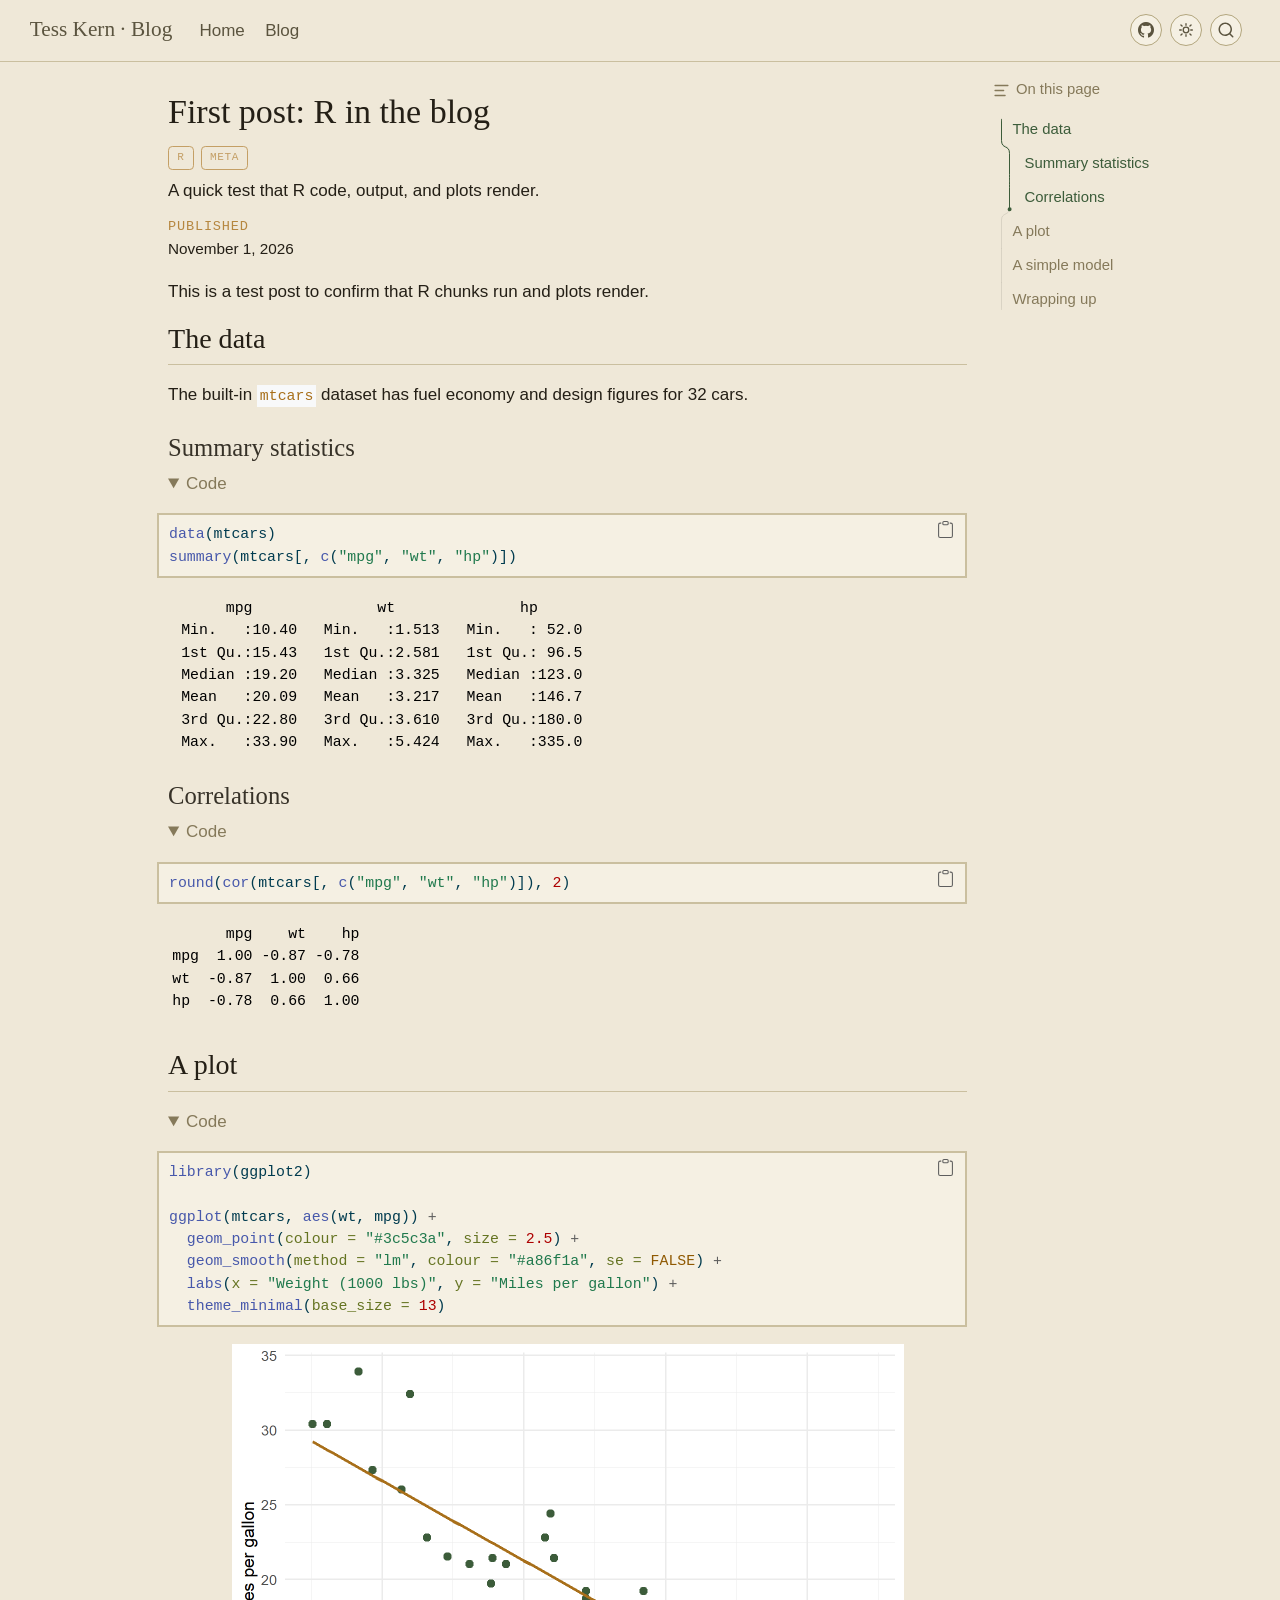
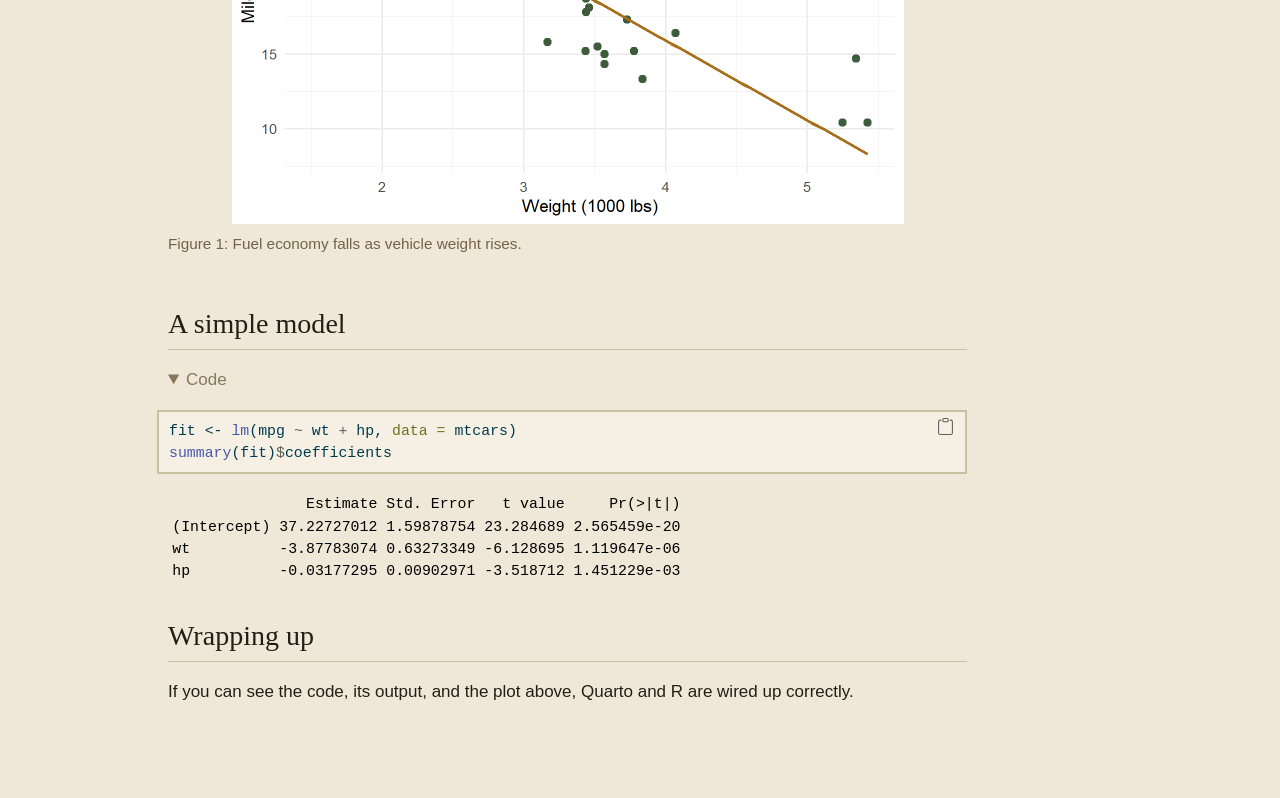
<file: blog/posts/first-post/index.html>
<!DOCTYPE html>
<html xmlns="http://www.w3.org/1999/xhtml" lang="en" xml:lang="en"><head>

<meta charset="utf-8">
<meta name="generator" content="quarto-1.7.32">

<meta name="viewport" content="width=device-width, initial-scale=1.0, user-scalable=yes">

<meta name="dcterms.date" content="2026-11-01">
<meta name="description" content="A quick test that R code, output, and plots render.">

<title>First post: R in the blog – Tess Kern · Blog</title>
<style>
code{white-space: pre-wrap;}
span.smallcaps{font-variant: small-caps;}
div.columns{display: flex; gap: min(4vw, 1.5em);}
div.column{flex: auto; overflow-x: auto;}
div.hanging-indent{margin-left: 1.5em; text-indent: -1.5em;}
ul.task-list{list-style: none;}
ul.task-list li input[type="checkbox"] {
  width: 0.8em;
  margin: 0 0.8em 0.2em -1em; /* quarto-specific, see https://github.com/quarto-dev/quarto-cli/issues/4556 */ 
  vertical-align: middle;
}
/* CSS for syntax highlighting */
html { -webkit-text-size-adjust: 100%; }
pre > code.sourceCode { white-space: pre; position: relative; }
pre > code.sourceCode > span { display: inline-block; line-height: 1.25; }
pre > code.sourceCode > span:empty { height: 1.2em; }
.sourceCode { overflow: visible; }
code.sourceCode > span { color: inherit; text-decoration: inherit; }
div.sourceCode { margin: 1em 0; }
pre.sourceCode { margin: 0; }
@media screen {
div.sourceCode { overflow: auto; }
}
@media print {
pre > code.sourceCode { white-space: pre-wrap; }
pre > code.sourceCode > span { text-indent: -5em; padding-left: 5em; }
}
pre.numberSource code
  { counter-reset: source-line 0; }
pre.numberSource code > span
  { position: relative; left: -4em; counter-increment: source-line; }
pre.numberSource code > span > a:first-child::before
  { content: counter(source-line);
    position: relative; left: -1em; text-align: right; vertical-align: baseline;
    border: none; display: inline-block;
    -webkit-touch-callout: none; -webkit-user-select: none;
    -khtml-user-select: none; -moz-user-select: none;
    -ms-user-select: none; user-select: none;
    padding: 0 4px; width: 4em;
  }
pre.numberSource { margin-left: 3em;  padding-left: 4px; }
div.sourceCode
  {   }
@media screen {
pre > code.sourceCode > span > a:first-child::before { text-decoration: underline; }
}
</style>


<script src="../../site_libs/quarto-nav/quarto-nav.js"></script>
<script src="../../site_libs/quarto-nav/headroom.min.js"></script>
<script src="../../site_libs/clipboard/clipboard.min.js"></script>
<script src="../../site_libs/quarto-search/autocomplete.umd.js"></script>
<script src="../../site_libs/quarto-search/fuse.min.js"></script>
<script src="../../site_libs/quarto-search/quarto-search.js"></script>
<meta name="quarto:offset" content="../../">
<link href="../../favicon.svg" rel="icon" type="image/svg+xml">
<script src="../../site_libs/quarto-html/quarto.js" type="module"></script>
<script src="../../site_libs/quarto-html/tabsets/tabsets.js" type="module"></script>
<script src="../../site_libs/quarto-html/popper.min.js"></script>
<script src="../../site_libs/quarto-html/tippy.umd.min.js"></script>
<script src="../../site_libs/quarto-html/anchor.min.js"></script>
<link href="../../site_libs/quarto-html/tippy.css" rel="stylesheet">
<link href="../../site_libs/quarto-html/quarto-syntax-highlighting-dc7f9ba23e175705e812268b668dd180.css" rel="stylesheet" class="quarto-color-scheme" id="quarto-text-highlighting-styles">
<link href="../../site_libs/quarto-html/quarto-syntax-highlighting-dark-27e2ec9535421845261494ce4c5077ea.css" rel="stylesheet" class="quarto-color-scheme quarto-color-alternate" id="quarto-text-highlighting-styles">
<link href="../../site_libs/quarto-html/quarto-syntax-highlighting-dc7f9ba23e175705e812268b668dd180.css" rel="stylesheet" class="quarto-color-scheme-extra" id="quarto-text-highlighting-styles">
<script src="../../site_libs/bootstrap/bootstrap.min.js"></script>
<link href="../../site_libs/bootstrap/bootstrap-icons.css" rel="stylesheet">
<link href="../../site_libs/bootstrap/bootstrap-d9fdcbe720d8c96704a4a73b6fb546b4.min.css" rel="stylesheet" append-hash="true" class="quarto-color-scheme" id="quarto-bootstrap" data-mode="light">
<link href="../../site_libs/bootstrap/bootstrap-dark-9706e27adf4327f629d647c407cc973e.min.css" rel="stylesheet" append-hash="true" class="quarto-color-scheme quarto-color-alternate" id="quarto-bootstrap" data-mode="dark">
<link href="../../site_libs/bootstrap/bootstrap-d9fdcbe720d8c96704a4a73b6fb546b4.min.css" rel="stylesheet" append-hash="true" class="quarto-color-scheme-extra" id="quarto-bootstrap" data-mode="light">
<script id="quarto-search-options" type="application/json">{
  "location": "navbar",
  "copy-button": false,
  "collapse-after": 3,
  "panel-placement": "end",
  "type": "overlay",
  "limit": 50,
  "keyboard-shortcut": [
    "f",
    "/",
    "s"
  ],
  "show-item-context": false,
  "language": {
    "search-no-results-text": "No results",
    "search-matching-documents-text": "matching documents",
    "search-copy-link-title": "Copy link to search",
    "search-hide-matches-text": "Hide additional matches",
    "search-more-match-text": "more match in this document",
    "search-more-matches-text": "more matches in this document",
    "search-clear-button-title": "Clear",
    "search-text-placeholder": "",
    "search-detached-cancel-button-title": "Cancel",
    "search-submit-button-title": "Submit",
    "search-label": "Search"
  }
}</script>
<script>
// Share the light/dark choice with the homepage. The homepage stores it as
// tk-theme ("light"/"dark"); Quarto stores quarto-color-scheme
// ("default"/"alternate"). Copy the homepage choice over before Quarto reads it.
try {
  var tkt = localStorage.getItem('tk-theme');
  if (tkt === 'dark') localStorage.setItem('quarto-color-scheme', 'alternate');
  else if (tkt === 'light') localStorage.setItem('quarto-color-scheme', 'default');
} catch (e) {}
</script>


</head>

<body class="nav-fixed quarto-light"><script id="quarto-html-before-body" type="application/javascript">
    const toggleBodyColorMode = (bsSheetEl) => {
      const mode = bsSheetEl.getAttribute("data-mode");
      const bodyEl = window.document.querySelector("body");
      if (mode === "dark") {
        bodyEl.classList.add("quarto-dark");
        bodyEl.classList.remove("quarto-light");
      } else {
        bodyEl.classList.add("quarto-light");
        bodyEl.classList.remove("quarto-dark");
      }
    }
    const toggleBodyColorPrimary = () => {
      const bsSheetEl = window.document.querySelector("link#quarto-bootstrap:not([rel=disabled-stylesheet])");
      if (bsSheetEl) {
        toggleBodyColorMode(bsSheetEl);
      }
    }
    const setColorSchemeToggle = (alternate) => {
      const toggles = window.document.querySelectorAll('.quarto-color-scheme-toggle');
      for (let i=0; i < toggles.length; i++) {
        const toggle = toggles[i];
        if (toggle) {
          if (alternate) {
            toggle.classList.add("alternate");
          } else {
            toggle.classList.remove("alternate");
          }
        }
      }
    };
    const toggleColorMode = (alternate) => {
      // Switch the stylesheets
      const primaryStylesheets = window.document.querySelectorAll('link.quarto-color-scheme:not(.quarto-color-alternate)');
      const alternateStylesheets = window.document.querySelectorAll('link.quarto-color-scheme.quarto-color-alternate');
      manageTransitions('#quarto-margin-sidebar .nav-link', false);
      if (alternate) {
        // note: dark is layered on light, we don't disable primary!
        enableStylesheet(alternateStylesheets);
        for (const sheetNode of alternateStylesheets) {
          if (sheetNode.id === "quarto-bootstrap") {
            toggleBodyColorMode(sheetNode);
          }
        }
      } else {
        disableStylesheet(alternateStylesheets);
        enableStylesheet(primaryStylesheets)
        toggleBodyColorPrimary();
      }
      manageTransitions('#quarto-margin-sidebar .nav-link', true);
      // Switch the toggles
      setColorSchemeToggle(alternate)
      // Hack to workaround the fact that safari doesn't
      // properly recolor the scrollbar when toggling (#1455)
      if (navigator.userAgent.indexOf('Safari') > 0 && navigator.userAgent.indexOf('Chrome') == -1) {
        manageTransitions("body", false);
        window.scrollTo(0, 1);
        setTimeout(() => {
          window.scrollTo(0, 0);
          manageTransitions("body", true);
        }, 40);
      }
    }
    const disableStylesheet = (stylesheets) => {
      for (let i=0; i < stylesheets.length; i++) {
        const stylesheet = stylesheets[i];
        stylesheet.rel = 'disabled-stylesheet';
      }
    }
    const enableStylesheet = (stylesheets) => {
      for (let i=0; i < stylesheets.length; i++) {
        const stylesheet = stylesheets[i];
        if(stylesheet.rel !== 'stylesheet') { // for Chrome, which will still FOUC without this check
          stylesheet.rel = 'stylesheet';
        }
      }
    }
    const manageTransitions = (selector, allowTransitions) => {
      const els = window.document.querySelectorAll(selector);
      for (let i=0; i < els.length; i++) {
        const el = els[i];
        if (allowTransitions) {
          el.classList.remove('notransition');
        } else {
          el.classList.add('notransition');
        }
      }
    }
    const isFileUrl = () => {
      return window.location.protocol === 'file:';
    }
    const hasAlternateSentinel = () => {
      let styleSentinel = getColorSchemeSentinel();
      if (styleSentinel !== null) {
        return styleSentinel === "alternate";
      } else {
        return false;
      }
    }
    const setStyleSentinel = (alternate) => {
      const value = alternate ? "alternate" : "default";
      if (!isFileUrl()) {
        window.localStorage.setItem("quarto-color-scheme", value);
      } else {
        localAlternateSentinel = value;
      }
    }
    const getColorSchemeSentinel = () => {
      if (!isFileUrl()) {
        const storageValue = window.localStorage.getItem("quarto-color-scheme");
        return storageValue != null ? storageValue : localAlternateSentinel;
      } else {
        return localAlternateSentinel;
      }
    }
    const toggleGiscusIfUsed = (isAlternate, darkModeDefault) => {
      const baseTheme = document.querySelector('#giscus-base-theme')?.value ?? 'light';
      const alternateTheme = document.querySelector('#giscus-alt-theme')?.value ?? 'dark';
      let newTheme = '';
      if(authorPrefersDark) {
        newTheme = isAlternate ? baseTheme : alternateTheme;
      } else {
        newTheme = isAlternate ? alternateTheme : baseTheme;
      }
      const changeGiscusTheme = () => {
        // From: https://github.com/giscus/giscus/issues/336
        const sendMessage = (message) => {
          const iframe = document.querySelector('iframe.giscus-frame');
          if (!iframe) return;
          iframe.contentWindow.postMessage({ giscus: message }, 'https://giscus.app');
        }
        sendMessage({
          setConfig: {
            theme: newTheme
          }
        });
      }
      const isGiscussLoaded = window.document.querySelector('iframe.giscus-frame') !== null;
      if (isGiscussLoaded) {
        changeGiscusTheme();
      }
    };
    const authorPrefersDark = false;
    const queryPrefersDark = window.matchMedia('(prefers-color-scheme: dark)');
    const darkModeDefault = queryPrefersDark.matches;
      document.querySelector('link#quarto-text-highlighting-styles.quarto-color-scheme-extra').rel = 'disabled-stylesheet';
      document.querySelector('link#quarto-bootstrap.quarto-color-scheme-extra').rel = 'disabled-stylesheet';
    let localAlternateSentinel = darkModeDefault ? 'alternate' : 'default';
    // Dark / light mode switch
    window.quartoToggleColorScheme = () => {
      // Read the current dark / light value
      let toAlternate = !hasAlternateSentinel();
      toggleColorMode(toAlternate);
      setStyleSentinel(toAlternate);
      toggleGiscusIfUsed(toAlternate, darkModeDefault);
      window.dispatchEvent(new Event('resize'));
    };
    queryPrefersDark.addEventListener("change", e => {
      if(window.localStorage.getItem("quarto-color-scheme") !== null)
        return;
      const alternate = e.matches
      toggleColorMode(alternate);
      localAlternateSentinel = e.matches ? 'alternate' : 'default'; // this is used alongside local storage!
      toggleGiscusIfUsed(alternate, darkModeDefault);
    });
    // Switch to dark mode if need be
    if (hasAlternateSentinel()) {
      toggleColorMode(true);
    } else {
      toggleColorMode(false);
    }
  </script>

<div id="quarto-search-results"></div>
  <header id="quarto-header" class="headroom fixed-top">
    <nav class="navbar navbar-expand-lg " data-bs-theme="dark">
      <div class="navbar-container container-fluid">
      <div class="navbar-brand-container mx-auto">
    <a class="navbar-brand" href="../../index.html">
    <span class="navbar-title">Tess Kern · Blog</span>
    </a>
  </div>
            <div id="quarto-search" class="" title="Search"></div>
          <button class="navbar-toggler" type="button" data-bs-toggle="collapse" data-bs-target="#navbarCollapse" aria-controls="navbarCollapse" role="menu" aria-expanded="false" aria-label="Toggle navigation" onclick="if (window.quartoToggleHeadroom) { window.quartoToggleHeadroom(); }">
  <span class="navbar-toggler-icon"></span>
</button>
          <div class="collapse navbar-collapse" id="navbarCollapse">
            <ul class="navbar-nav navbar-nav-scroll me-auto">
  <li class="nav-item">
    <a class="nav-link" href="https://tesskern.com"> 
<span class="menu-text">Home</span></a>
  </li>  
  <li class="nav-item">
    <a class="nav-link" href="../../index.html"> 
<span class="menu-text">Blog</span></a>
  </li>  
</ul>
            <ul class="navbar-nav navbar-nav-scroll ms-auto">
  <li class="nav-item compact">
    <a class="nav-link" href="https://github.com/Tess-Kern/TessKern"> <i class="bi bi-github" role="img" aria-label="GitHub repository">
</i> 
<span class="menu-text"></span></a>
  </li>  
</ul>
          </div> <!-- /navcollapse -->
            <div class="quarto-navbar-tools">
  <a href="" class="quarto-color-scheme-toggle quarto-navigation-tool  px-1" onclick="window.quartoToggleColorScheme(); return false;" title="Toggle dark mode"><i class="bi"></i></a>
</div>
      </div> <!-- /container-fluid -->
    </nav>
</header>
<!-- content -->
<div id="quarto-content" class="quarto-container page-columns page-rows-contents page-layout-article page-navbar">
<!-- sidebar -->
<!-- margin-sidebar -->
    <div id="quarto-margin-sidebar" class="sidebar margin-sidebar">
        <nav id="TOC" role="doc-toc" class="toc-active">
    <h2 id="toc-title">On this page</h2>
   
  <ul>
  <li><a href="#the-data" id="toc-the-data" class="nav-link active" data-scroll-target="#the-data">The data</a>
  <ul class="collapse">
  <li><a href="#summary-statistics" id="toc-summary-statistics" class="nav-link" data-scroll-target="#summary-statistics">Summary statistics</a></li>
  <li><a href="#correlations" id="toc-correlations" class="nav-link" data-scroll-target="#correlations">Correlations</a></li>
  </ul></li>
  <li><a href="#a-plot" id="toc-a-plot" class="nav-link" data-scroll-target="#a-plot">A plot</a></li>
  <li><a href="#a-simple-model" id="toc-a-simple-model" class="nav-link" data-scroll-target="#a-simple-model">A simple model</a></li>
  <li><a href="#wrapping-up" id="toc-wrapping-up" class="nav-link" data-scroll-target="#wrapping-up">Wrapping up</a></li>
  </ul>
</nav>
    </div>
<!-- main -->
<main class="content" id="quarto-document-content">


<header id="title-block-header" class="quarto-title-block default">
<div class="quarto-title">
<h1 class="title">First post: R in the blog</h1>
  <div class="quarto-categories">
    <div class="quarto-category">R</div>
    <div class="quarto-category">meta</div>
  </div>
  </div>

<div>
  <div class="description">
    A quick test that R code, output, and plots render.
  </div>
</div>


<div class="quarto-title-meta">

    
    <div>
    <div class="quarto-title-meta-heading">Published</div>
    <div class="quarto-title-meta-contents">
      <p class="date">November 1, 2026</p>
    </div>
  </div>
  
    
  </div>
  


</header>


<p>This is a test post to confirm that R chunks run and plots render.</p>
<section id="the-data" class="level2">
<h2 class="anchored" data-anchor-id="the-data">The data</h2>
<p>The built-in <code>mtcars</code> dataset has fuel economy and design figures for 32 cars.</p>
<section id="summary-statistics" class="level3">
<h3 class="anchored" data-anchor-id="summary-statistics">Summary statistics</h3>
<div class="cell">
<details open="" class="code-fold">
<summary>Code</summary>
<div class="sourceCode cell-code" id="cb1"><pre class="sourceCode r code-with-copy"><code class="sourceCode r"><span id="cb1-1"><a href="#cb1-1" aria-hidden="true" tabindex="-1"></a><span class="fu">data</span>(mtcars)</span>
<span id="cb1-2"><a href="#cb1-2" aria-hidden="true" tabindex="-1"></a><span class="fu">summary</span>(mtcars[, <span class="fu">c</span>(<span class="st">"mpg"</span>, <span class="st">"wt"</span>, <span class="st">"hp"</span>)])</span></code><button title="Copy to Clipboard" class="code-copy-button"><i class="bi"></i></button></pre></div>
</details>
<div class="cell-output cell-output-stdout">
<pre><code>      mpg              wt              hp       
 Min.   :10.40   Min.   :1.513   Min.   : 52.0  
 1st Qu.:15.43   1st Qu.:2.581   1st Qu.: 96.5  
 Median :19.20   Median :3.325   Median :123.0  
 Mean   :20.09   Mean   :3.217   Mean   :146.7  
 3rd Qu.:22.80   3rd Qu.:3.610   3rd Qu.:180.0  
 Max.   :33.90   Max.   :5.424   Max.   :335.0  </code></pre>
</div>
</div>
</section>
<section id="correlations" class="level3">
<h3 class="anchored" data-anchor-id="correlations">Correlations</h3>
<div class="cell">
<details open="" class="code-fold">
<summary>Code</summary>
<div class="sourceCode cell-code" id="cb3"><pre class="sourceCode r code-with-copy"><code class="sourceCode r"><span id="cb3-1"><a href="#cb3-1" aria-hidden="true" tabindex="-1"></a><span class="fu">round</span>(<span class="fu">cor</span>(mtcars[, <span class="fu">c</span>(<span class="st">"mpg"</span>, <span class="st">"wt"</span>, <span class="st">"hp"</span>)]), <span class="dv">2</span>)</span></code><button title="Copy to Clipboard" class="code-copy-button"><i class="bi"></i></button></pre></div>
</details>
<div class="cell-output cell-output-stdout">
<pre><code>      mpg    wt    hp
mpg  1.00 -0.87 -0.78
wt  -0.87  1.00  0.66
hp  -0.78  0.66  1.00</code></pre>
</div>
</div>
</section>
</section>
<section id="a-plot" class="level2">
<h2 class="anchored" data-anchor-id="a-plot">A plot</h2>
<div class="cell">
<details open="" class="code-fold">
<summary>Code</summary>
<div class="sourceCode cell-code" id="cb5"><pre class="sourceCode r code-with-copy"><code class="sourceCode r"><span id="cb5-1"><a href="#cb5-1" aria-hidden="true" tabindex="-1"></a><span class="fu">library</span>(ggplot2)</span>
<span id="cb5-2"><a href="#cb5-2" aria-hidden="true" tabindex="-1"></a></span>
<span id="cb5-3"><a href="#cb5-3" aria-hidden="true" tabindex="-1"></a><span class="fu">ggplot</span>(mtcars, <span class="fu">aes</span>(wt, mpg)) <span class="sc">+</span></span>
<span id="cb5-4"><a href="#cb5-4" aria-hidden="true" tabindex="-1"></a>  <span class="fu">geom_point</span>(<span class="at">colour =</span> <span class="st">"#3c5c3a"</span>, <span class="at">size =</span> <span class="fl">2.5</span>) <span class="sc">+</span></span>
<span id="cb5-5"><a href="#cb5-5" aria-hidden="true" tabindex="-1"></a>  <span class="fu">geom_smooth</span>(<span class="at">method =</span> <span class="st">"lm"</span>, <span class="at">colour =</span> <span class="st">"#a86f1a"</span>, <span class="at">se =</span> <span class="cn">FALSE</span>) <span class="sc">+</span></span>
<span id="cb5-6"><a href="#cb5-6" aria-hidden="true" tabindex="-1"></a>  <span class="fu">labs</span>(<span class="at">x =</span> <span class="st">"Weight (1000 lbs)"</span>, <span class="at">y =</span> <span class="st">"Miles per gallon"</span>) <span class="sc">+</span></span>
<span id="cb5-7"><a href="#cb5-7" aria-hidden="true" tabindex="-1"></a>  <span class="fu">theme_minimal</span>(<span class="at">base_size =</span> <span class="dv">13</span>)</span></code><button title="Copy to Clipboard" class="code-copy-button"><i class="bi"></i></button></pre></div>
</details>
<div class="cell-output-display">
<div id="fig-mpg-wt" class="quarto-float quarto-figure quarto-figure-center anchored">
<figure class="quarto-float quarto-float-fig figure">
<div aria-describedby="fig-mpg-wt-caption-0ceaefa1-69ba-4598-a22c-09a6ac19f8ca">
<img src="index_files/figure-html/fig-mpg-wt-1.png" class="img-fluid figure-img" width="672">
</div>
<figcaption class="quarto-float-caption-bottom quarto-float-caption quarto-float-fig" id="fig-mpg-wt-caption-0ceaefa1-69ba-4598-a22c-09a6ac19f8ca">
Figure&nbsp;1: Fuel economy falls as vehicle weight rises.
</figcaption>
</figure>
</div>
</div>
</div>
</section>
<section id="a-simple-model" class="level2">
<h2 class="anchored" data-anchor-id="a-simple-model">A simple model</h2>
<div class="cell">
<details open="" class="code-fold">
<summary>Code</summary>
<div class="sourceCode cell-code" id="cb6"><pre class="sourceCode r code-with-copy"><code class="sourceCode r"><span id="cb6-1"><a href="#cb6-1" aria-hidden="true" tabindex="-1"></a>fit <span class="ot">&lt;-</span> <span class="fu">lm</span>(mpg <span class="sc">~</span> wt <span class="sc">+</span> hp, <span class="at">data =</span> mtcars)</span>
<span id="cb6-2"><a href="#cb6-2" aria-hidden="true" tabindex="-1"></a><span class="fu">summary</span>(fit)<span class="sc">$</span>coefficients</span></code><button title="Copy to Clipboard" class="code-copy-button"><i class="bi"></i></button></pre></div>
</details>
<div class="cell-output cell-output-stdout">
<pre><code>               Estimate Std. Error   t value     Pr(&gt;|t|)
(Intercept) 37.22727012 1.59878754 23.284689 2.565459e-20
wt          -3.87783074 0.63273349 -6.128695 1.119647e-06
hp          -0.03177295 0.00902971 -3.518712 1.451229e-03</code></pre>
</div>
</div>
</section>
<section id="wrapping-up" class="level2">
<h2 class="anchored" data-anchor-id="wrapping-up">Wrapping up</h2>
<p>If you can see the code, its output, and the plot above, Quarto and R are wired up correctly.</p>


</section>

</main> <!-- /main -->
<script>
// Fumadocs-style "On this page" TOC (port of fumadocs-ui toc/default, as used
// on pbidocs). Rebuilds Quarto's #TOC into a flat list with a curved rail,
// a highlighted thumb over the sections in view, and a dot that rides the rail.
(function () {
  var toc = document.getElementById('TOC');
  if (!toc) return;

  var SVG = 'http://www.w3.org/2000/svg';
  function lineOffset(d) { return d <= 2 ? 8 : d === 3 ? 16 : 24; }
  function itemOffset(d) { return d <= 2 ? 20 : d === 3 ? 32 : 44; }
  function svgEl(tag, attrs) {
    var el = document.createElementNS(SVG, tag);
    for (var k in attrs) el.setAttribute(k, attrs[k]);
    return el;
  }

  // Collect links in document order with their depth (top-level list = 2).
  var items = [];
  (function walk(ul, depth) {
    if (!ul) return;
    Array.prototype.forEach.call(ul.children, function (li) {
      var a = li.querySelector(':scope > a');
      if (a) {
        var target = document.getElementById(decodeURIComponent(a.getAttribute('href').slice(1)));
        if (target) items.push({ href: a.getAttribute('href'), title: a.textContent, depth: depth, target: target });
      }
      walk(li.querySelector(':scope > ul'), depth + 1);
    });
  })(toc.querySelector(':scope > ul'), 2);
  if (items.length === 0) return;

  // Build the new markup.
  toc.innerHTML = '';
  toc.classList.add('fd-toc');
  var title = document.createElement('h2');
  title.id = 'toc-title';
  title.className = 'fd-toc-title';
  title.innerHTML = '<svg xmlns="http://www.w3.org/2000/svg" viewBox="0 0 24 24" fill="none" stroke="currentColor" stroke-width="2" stroke-linecap="round" stroke-linejoin="round" aria-hidden="true"><path d="M21 5H3"/><path d="M15 12H3"/><path d="M17 19H3"/></svg>On this page';
  var scroll = document.createElement('div');
  scroll.className = 'fd-toc-scroll';
  var list = document.createElement('div');
  list.className = 'fd-toc-items';
  scroll.appendChild(list);
  toc.appendChild(title);
  toc.appendChild(scroll);

  items.forEach(function (item, i) {
    var a = document.createElement('a');
    a.href = item.href;
    a.className = 'fd-toc-item';
    a.style.paddingInlineStart = itemOffset(item.depth) + 'px';
    if (i === 0) a.classList.add('first');
    if (i === items.length - 1) a.classList.add('last');

    // Faint background rail for this item.
    var l1 = lineOffset(item.depth);
    var l0 = i === 0 ? l1 : lineOffset(items[i - 1].depth);
    var l2 = i === items.length - 1 ? l1 : lineOffset(items[i + 1].depth);
    var rail = svgEl('svg', { 'aria-hidden': 'true', 'class': 'fd-toc-rail' + (l1 !== l2 ? ' short' : '') });
    rail.style.width = (Math.max(l0, l1) + 9) + 'px';
    if (l0 !== l1) {
      rail.appendChild(svgEl('path', { d: 'M ' + (l0 + .5) + ' 0 C ' + (l0 + .5) + ' 8 ' + (l1 + .5) + ' 4 ' + (l1 + .5) + ' 12', fill: 'none', 'stroke-width': '1' }));
    }
    rail.appendChild(svgEl('line', { x1: l1 + .5, y1: l0 === l1 ? 6 : 12, x2: l1 + .5, y2: '100%', 'stroke-width': '1' }));

    a.appendChild(rail);
    a.appendChild(document.createTextNode(item.title));
    list.appendChild(a);
    item.el = a;
  });

  // Thumb track: the full rail path, clipped to the active range, plus a dot.
  var track = document.createElement('div');
  track.className = 'fd-toc-track';
  track.setAttribute('aria-hidden', 'true');
  var trackSvg = svgEl('svg', {});
  var trackPath = svgEl('path', { fill: 'none', 'stroke-width': '1' });
  trackSvg.appendChild(trackPath);
  var dot = document.createElement('div');
  dot.className = 'fd-toc-dot';
  track.appendChild(trackSvg);
  track.appendChild(dot);
  list.insertBefore(track, list.firstChild);

  var positions = [], lengths = [], prev = null;

  function layout() {
    if (list.clientHeight === 0) return;
    var w = 0, h = 0, d = '';
    positions = [];
    items.forEach(function (item, i) {
      var cs = getComputedStyle(item.el);
      var x = lineOffset(item.depth) + .5;
      var top = item.el.offsetTop + parseFloat(cs.paddingTop);
      var bottom = item.el.offsetTop + item.el.clientHeight - parseFloat(cs.paddingBottom);
      w = Math.max(x + 8, w);
      h = Math.max(h, bottom);
      if (i === 0) d += ' M' + x + ' ' + top + ' L' + x + ' ' + bottom;
      else {
        var p = positions[i - 1];
        d += ' C ' + p[2] + ' ' + (top - 4) + ' ' + x + ' ' + (p[1] + 4) + ' ' + x + ' ' + top + ' L' + x + ' ' + bottom;
      }
      positions.push([top, bottom, x]);
    });

    track.style.width = w + 'px';
    track.style.height = h + 'px';
    trackSvg.setAttribute('viewBox', '0 0 ' + w + ' ' + h);
    trackSvg.style.width = w + 'px';
    trackSvg.style.height = h + 'px';
    trackPath.setAttribute('d', d);
    dot.style.offsetPath = 'path("' + d + '")';

    // Where along the path each item starts/ends, for the dot.
    lengths = [];
    var n = trackPath.getTotalLength();
    positions.forEach(function (pos, i) {
      var l = i > 0 ? lengths[i - 1][1] + (pos[0] - positions[i - 1][1]) : pos[0];
      while (l < n && trackPath.getPointAtLength(l).y < pos[0]) l++;
      lengths.push([l, l + pos[1] - pos[0]]);
    });
    update();
  }

  // A section runs from its anchor to the next anchor; it's active while any
  // part of it is on screen below the navbar.
  function update() {
    if (positions.length === 0) return;
    var header = document.getElementById('quarto-header');
    var viewTop = header ? header.getBoundingClientRect().bottom : 0;
    var viewBottom = window.innerHeight;
    var contentEnd = (document.getElementById('quarto-document-content') || document.body).getBoundingClientRect().bottom;

    var start = -1, end = -1;
    items.forEach(function (item, i) {
      var top = item.target.getBoundingClientRect().top;
      var bottom = i < items.length - 1 ? items[i + 1].target.getBoundingClientRect().top : contentEnd;
      var active = bottom > viewTop + 1 && top < viewBottom;
      item.el.classList.toggle('active', active);
      if (active) { if (start === -1) start = i; end = i; }
    });

    if (start === -1) {
      track.style.setProperty('--opacity', '0');
      track.style.setProperty('--track-top', '0px');
      track.style.setProperty('--track-bottom', '0px');
      prev = null;
      return;
    }
    var isUp = false;
    if (prev) isUp = prev.start > start || prev.end > end || (prev.start === start && prev.end === end && prev.isUp);
    prev = { start: start, end: end, isUp: isUp };

    track.style.setProperty('--track-top', positions[start][0] + 'px');
    track.style.setProperty('--track-bottom', positions[end][1] + 'px');
    track.style.setProperty('--offset-distance', (isUp ? lengths[start][0] : lengths[end][1]) + 'px');
    track.style.setProperty('--opacity', '1');

    // Keep the active item visible if the TOC itself scrolls.
    var activeEl = items[isUp ? start : end].el;
    var st = scroll.scrollTop, sh = scroll.clientHeight;
    if (activeEl.offsetTop < st + 16 || activeEl.offsetTop + activeEl.offsetHeight > st + sh - 16) {
      scroll.scrollTo({ top: activeEl.offsetTop - sh / 2, behavior: 'smooth' });
    }
  }

  var ticking = false;
  window.addEventListener('scroll', function () {
    if (ticking) return;
    ticking = true;
    requestAnimationFrame(function () { ticking = false; update(); });
  }, { passive: true });
  window.addEventListener('resize', update);
  if ('ResizeObserver' in window) new ResizeObserver(layout).observe(list);
  layout();
})();
</script>
<script>
// Swap Quarto's switch icon for the homepage's sun/moon button, and write the
// choice back to tk-theme so the homepage follows it.
(function () {
  var sun = '<svg class="icon-sun" viewBox="0 0 24 24" fill="none" stroke="currentColor" stroke-width="2" stroke-linecap="round" aria-hidden="true"><circle cx="12" cy="12" r="4.2"/><path d="M12 2.5v2.4M12 19.1v2.4M4.4 4.4l1.7 1.7M17.9 17.9l1.7 1.7M2.5 12h2.4M19.1 12h2.4M4.4 19.6l1.7-1.7M17.9 6.1l1.7-1.7"/></svg>';
  var moon = '<svg class="icon-moon" viewBox="0 0 24 24" fill="none" stroke="currentColor" stroke-width="2" stroke-linecap="round" stroke-linejoin="round" aria-hidden="true"><path d="M20 14.5A8.5 8.5 0 1 1 9.5 4a6.8 6.8 0 0 0 10.5 10.5z"/></svg>';

  function isDark(el) { return el.classList.contains('alternate'); }
  function sync(el) {
    var dark = isDark(el);
    el.setAttribute('aria-pressed', String(dark));
    el.setAttribute('aria-label', dark ? 'Switch to light theme' : 'Switch to dark theme');
    el.title = dark ? 'Switch to light theme' : 'Switch to dark theme';
  }

  document.querySelectorAll('.quarto-color-scheme-toggle').forEach(function (el) {
    el.classList.add('tk-theme-toggle');
    el.setAttribute('role', 'button');
    el.innerHTML = sun + moon;
    sync(el);
    el.addEventListener('click', function () {
      // Quarto's own onclick has already flipped the class by now.
      try { localStorage.setItem('tk-theme', isDark(el) ? 'dark' : 'light'); } catch (e) {}
      sync(el);
    });
    new MutationObserver(function () { sync(el); }).observe(el, { attributes: true, attributeFilter: ['class'] });
  });
})();
</script>
<script id="quarto-html-after-body" type="application/javascript">
  window.document.addEventListener("DOMContentLoaded", function (event) {
    // Ensure there is a toggle, if there isn't float one in the top right
    if (window.document.querySelector('.quarto-color-scheme-toggle') === null) {
      const a = window.document.createElement('a');
      a.classList.add('top-right');
      a.classList.add('quarto-color-scheme-toggle');
      a.href = "";
      a.onclick = function() { try { window.quartoToggleColorScheme(); } catch {} return false; };
      const i = window.document.createElement("i");
      i.classList.add('bi');
      a.appendChild(i);
      window.document.body.appendChild(a);
    }
    setColorSchemeToggle(hasAlternateSentinel())
    const icon = "";
    const anchorJS = new window.AnchorJS();
    anchorJS.options = {
      placement: 'right',
      icon: icon
    };
    anchorJS.add('.anchored');
    const isCodeAnnotation = (el) => {
      for (const clz of el.classList) {
        if (clz.startsWith('code-annotation-')) {                     
          return true;
        }
      }
      return false;
    }
    const onCopySuccess = function(e) {
      // button target
      const button = e.trigger;
      // don't keep focus
      button.blur();
      // flash "checked"
      button.classList.add('code-copy-button-checked');
      var currentTitle = button.getAttribute("title");
      button.setAttribute("title", "Copied!");
      let tooltip;
      if (window.bootstrap) {
        button.setAttribute("data-bs-toggle", "tooltip");
        button.setAttribute("data-bs-placement", "left");
        button.setAttribute("data-bs-title", "Copied!");
        tooltip = new bootstrap.Tooltip(button, 
          { trigger: "manual", 
            customClass: "code-copy-button-tooltip",
            offset: [0, -8]});
        tooltip.show();    
      }
      setTimeout(function() {
        if (tooltip) {
          tooltip.hide();
          button.removeAttribute("data-bs-title");
          button.removeAttribute("data-bs-toggle");
          button.removeAttribute("data-bs-placement");
        }
        button.setAttribute("title", currentTitle);
        button.classList.remove('code-copy-button-checked');
      }, 1000);
      // clear code selection
      e.clearSelection();
    }
    const getTextToCopy = function(trigger) {
        const codeEl = trigger.previousElementSibling.cloneNode(true);
        for (const childEl of codeEl.children) {
          if (isCodeAnnotation(childEl)) {
            childEl.remove();
          }
        }
        return codeEl.innerText;
    }
    const clipboard = new window.ClipboardJS('.code-copy-button:not([data-in-quarto-modal])', {
      text: getTextToCopy
    });
    clipboard.on('success', onCopySuccess);
    if (window.document.getElementById('quarto-embedded-source-code-modal')) {
      const clipboardModal = new window.ClipboardJS('.code-copy-button[data-in-quarto-modal]', {
        text: getTextToCopy,
        container: window.document.getElementById('quarto-embedded-source-code-modal')
      });
      clipboardModal.on('success', onCopySuccess);
    }
      var localhostRegex = new RegExp(/^(?:http|https):\/\/localhost\:?[0-9]*\//);
      var mailtoRegex = new RegExp(/^mailto:/);
        var filterRegex = new RegExp("https:\/\/tesskern\.com\/blog");
      var isInternal = (href) => {
          return filterRegex.test(href) || localhostRegex.test(href) || mailtoRegex.test(href);
      }
      // Inspect non-navigation links and adorn them if external
     var links = window.document.querySelectorAll('a[href]:not(.nav-link):not(.navbar-brand):not(.toc-action):not(.sidebar-link):not(.sidebar-item-toggle):not(.pagination-link):not(.no-external):not([aria-hidden]):not(.dropdown-item):not(.quarto-navigation-tool):not(.about-link)');
      for (var i=0; i<links.length; i++) {
        const link = links[i];
        if (!isInternal(link.href)) {
          // undo the damage that might have been done by quarto-nav.js in the case of
          // links that we want to consider external
          if (link.dataset.originalHref !== undefined) {
            link.href = link.dataset.originalHref;
          }
        }
      }
    function tippyHover(el, contentFn, onTriggerFn, onUntriggerFn) {
      const config = {
        allowHTML: true,
        maxWidth: 500,
        delay: 100,
        arrow: false,
        appendTo: function(el) {
            return el.parentElement;
        },
        interactive: true,
        interactiveBorder: 10,
        theme: 'quarto',
        placement: 'bottom-start',
      };
      if (contentFn) {
        config.content = contentFn;
      }
      if (onTriggerFn) {
        config.onTrigger = onTriggerFn;
      }
      if (onUntriggerFn) {
        config.onUntrigger = onUntriggerFn;
      }
      window.tippy(el, config); 
    }
    const noterefs = window.document.querySelectorAll('a[role="doc-noteref"]');
    for (var i=0; i<noterefs.length; i++) {
      const ref = noterefs[i];
      tippyHover(ref, function() {
        // use id or data attribute instead here
        let href = ref.getAttribute('data-footnote-href') || ref.getAttribute('href');
        try { href = new URL(href).hash; } catch {}
        const id = href.replace(/^#\/?/, "");
        const note = window.document.getElementById(id);
        if (note) {
          return note.innerHTML;
        } else {
          return "";
        }
      });
    }
    const xrefs = window.document.querySelectorAll('a.quarto-xref');
    const processXRef = (id, note) => {
      // Strip column container classes
      const stripColumnClz = (el) => {
        el.classList.remove("page-full", "page-columns");
        if (el.children) {
          for (const child of el.children) {
            stripColumnClz(child);
          }
        }
      }
      stripColumnClz(note)
      if (id === null || id.startsWith('sec-')) {
        // Special case sections, only their first couple elements
        const container = document.createElement("div");
        if (note.children && note.children.length > 2) {
          container.appendChild(note.children[0].cloneNode(true));
          for (let i = 1; i < note.children.length; i++) {
            const child = note.children[i];
            if (child.tagName === "P" && child.innerText === "") {
              continue;
            } else {
              container.appendChild(child.cloneNode(true));
              break;
            }
          }
          if (window.Quarto?.typesetMath) {
            window.Quarto.typesetMath(container);
          }
          return container.innerHTML
        } else {
          if (window.Quarto?.typesetMath) {
            window.Quarto.typesetMath(note);
          }
          return note.innerHTML;
        }
      } else {
        // Remove any anchor links if they are present
        const anchorLink = note.querySelector('a.anchorjs-link');
        if (anchorLink) {
          anchorLink.remove();
        }
        if (window.Quarto?.typesetMath) {
          window.Quarto.typesetMath(note);
        }
        if (note.classList.contains("callout")) {
          return note.outerHTML;
        } else {
          return note.innerHTML;
        }
      }
    }
    for (var i=0; i<xrefs.length; i++) {
      const xref = xrefs[i];
      tippyHover(xref, undefined, function(instance) {
        instance.disable();
        let url = xref.getAttribute('href');
        let hash = undefined; 
        if (url.startsWith('#')) {
          hash = url;
        } else {
          try { hash = new URL(url).hash; } catch {}
        }
        if (hash) {
          const id = hash.replace(/^#\/?/, "");
          const note = window.document.getElementById(id);
          if (note !== null) {
            try {
              const html = processXRef(id, note.cloneNode(true));
              instance.setContent(html);
            } finally {
              instance.enable();
              instance.show();
            }
          } else {
            // See if we can fetch this
            fetch(url.split('#')[0])
            .then(res => res.text())
            .then(html => {
              const parser = new DOMParser();
              const htmlDoc = parser.parseFromString(html, "text/html");
              const note = htmlDoc.getElementById(id);
              if (note !== null) {
                const html = processXRef(id, note);
                instance.setContent(html);
              } 
            }).finally(() => {
              instance.enable();
              instance.show();
            });
          }
        } else {
          // See if we can fetch a full url (with no hash to target)
          // This is a special case and we should probably do some content thinning / targeting
          fetch(url)
          .then(res => res.text())
          .then(html => {
            const parser = new DOMParser();
            const htmlDoc = parser.parseFromString(html, "text/html");
            const note = htmlDoc.querySelector('main.content');
            if (note !== null) {
              // This should only happen for chapter cross references
              // (since there is no id in the URL)
              // remove the first header
              if (note.children.length > 0 && note.children[0].tagName === "HEADER") {
                note.children[0].remove();
              }
              const html = processXRef(null, note);
              instance.setContent(html);
            } 
          }).finally(() => {
            instance.enable();
            instance.show();
          });
        }
      }, function(instance) {
      });
    }
        let selectedAnnoteEl;
        const selectorForAnnotation = ( cell, annotation) => {
          let cellAttr = 'data-code-cell="' + cell + '"';
          let lineAttr = 'data-code-annotation="' +  annotation + '"';
          const selector = 'span[' + cellAttr + '][' + lineAttr + ']';
          return selector;
        }
        const selectCodeLines = (annoteEl) => {
          const doc = window.document;
          const targetCell = annoteEl.getAttribute("data-target-cell");
          const targetAnnotation = annoteEl.getAttribute("data-target-annotation");
          const annoteSpan = window.document.querySelector(selectorForAnnotation(targetCell, targetAnnotation));
          const lines = annoteSpan.getAttribute("data-code-lines").split(",");
          const lineIds = lines.map((line) => {
            return targetCell + "-" + line;
          })
          let top = null;
          let height = null;
          let parent = null;
          if (lineIds.length > 0) {
              //compute the position of the single el (top and bottom and make a div)
              const el = window.document.getElementById(lineIds[0]);
              top = el.offsetTop;
              height = el.offsetHeight;
              parent = el.parentElement.parentElement;
            if (lineIds.length > 1) {
              const lastEl = window.document.getElementById(lineIds[lineIds.length - 1]);
              const bottom = lastEl.offsetTop + lastEl.offsetHeight;
              height = bottom - top;
            }
            if (top !== null && height !== null && parent !== null) {
              // cook up a div (if necessary) and position it 
              let div = window.document.getElementById("code-annotation-line-highlight");
              if (div === null) {
                div = window.document.createElement("div");
                div.setAttribute("id", "code-annotation-line-highlight");
                div.style.position = 'absolute';
                parent.appendChild(div);
              }
              div.style.top = top - 2 + "px";
              div.style.height = height + 4 + "px";
              div.style.left = 0;
              let gutterDiv = window.document.getElementById("code-annotation-line-highlight-gutter");
              if (gutterDiv === null) {
                gutterDiv = window.document.createElement("div");
                gutterDiv.setAttribute("id", "code-annotation-line-highlight-gutter");
                gutterDiv.style.position = 'absolute';
                const codeCell = window.document.getElementById(targetCell);
                const gutter = codeCell.querySelector('.code-annotation-gutter');
                gutter.appendChild(gutterDiv);
              }
              gutterDiv.style.top = top - 2 + "px";
              gutterDiv.style.height = height + 4 + "px";
            }
            selectedAnnoteEl = annoteEl;
          }
        };
        const unselectCodeLines = () => {
          const elementsIds = ["code-annotation-line-highlight", "code-annotation-line-highlight-gutter"];
          elementsIds.forEach((elId) => {
            const div = window.document.getElementById(elId);
            if (div) {
              div.remove();
            }
          });
          selectedAnnoteEl = undefined;
        };
          // Handle positioning of the toggle
      window.addEventListener(
        "resize",
        throttle(() => {
          elRect = undefined;
          if (selectedAnnoteEl) {
            selectCodeLines(selectedAnnoteEl);
          }
        }, 10)
      );
      function throttle(fn, ms) {
      let throttle = false;
      let timer;
        return (...args) => {
          if(!throttle) { // first call gets through
              fn.apply(this, args);
              throttle = true;
          } else { // all the others get throttled
              if(timer) clearTimeout(timer); // cancel #2
              timer = setTimeout(() => {
                fn.apply(this, args);
                timer = throttle = false;
              }, ms);
          }
        };
      }
        // Attach click handler to the DT
        const annoteDls = window.document.querySelectorAll('dt[data-target-cell]');
        for (const annoteDlNode of annoteDls) {
          annoteDlNode.addEventListener('click', (event) => {
            const clickedEl = event.target;
            if (clickedEl !== selectedAnnoteEl) {
              unselectCodeLines();
              const activeEl = window.document.querySelector('dt[data-target-cell].code-annotation-active');
              if (activeEl) {
                activeEl.classList.remove('code-annotation-active');
              }
              selectCodeLines(clickedEl);
              clickedEl.classList.add('code-annotation-active');
            } else {
              // Unselect the line
              unselectCodeLines();
              clickedEl.classList.remove('code-annotation-active');
            }
          });
        }
    const findCites = (el) => {
      const parentEl = el.parentElement;
      if (parentEl) {
        const cites = parentEl.dataset.cites;
        if (cites) {
          return {
            el,
            cites: cites.split(' ')
          };
        } else {
          return findCites(el.parentElement)
        }
      } else {
        return undefined;
      }
    };
    var bibliorefs = window.document.querySelectorAll('a[role="doc-biblioref"]');
    for (var i=0; i<bibliorefs.length; i++) {
      const ref = bibliorefs[i];
      const citeInfo = findCites(ref);
      if (citeInfo) {
        tippyHover(citeInfo.el, function() {
          var popup = window.document.createElement('div');
          citeInfo.cites.forEach(function(cite) {
            var citeDiv = window.document.createElement('div');
            citeDiv.classList.add('hanging-indent');
            citeDiv.classList.add('csl-entry');
            var biblioDiv = window.document.getElementById('ref-' + cite);
            if (biblioDiv) {
              citeDiv.innerHTML = biblioDiv.innerHTML;
            }
            popup.appendChild(citeDiv);
          });
          return popup.innerHTML;
        });
      }
    }
  });
  </script>
</div> <!-- /content -->




</body></html>
</file>
<file: blog/site_libs/quarto-html/tippy.css>
.tippy-box[data-animation=fade][data-state=hidden]{opacity:0}[data-tippy-root]{max-width:calc(100vw - 10px)}.tippy-box{position:relative;background-color:#333;color:#fff;border-radius:4px;font-size:14px;line-height:1.4;white-space:normal;outline:0;transition-property:transform,visibility,opacity}.tippy-box[data-placement^=top]>.tippy-arrow{bottom:0}.tippy-box[data-placement^=top]>.tippy-arrow:before{bottom:-7px;left:0;border-width:8px 8px 0;border-top-color:initial;transform-origin:center top}.tippy-box[data-placement^=bottom]>.tippy-arrow{top:0}.tippy-box[data-placement^=bottom]>.tippy-arrow:before{top:-7px;left:0;border-width:0 8px 8px;border-bottom-color:initial;transform-origin:center bottom}.tippy-box[data-placement^=left]>.tippy-arrow{right:0}.tippy-box[data-placement^=left]>.tippy-arrow:before{border-width:8px 0 8px 8px;border-left-color:initial;right:-7px;transform-origin:center left}.tippy-box[data-placement^=right]>.tippy-arrow{left:0}.tippy-box[data-placement^=right]>.tippy-arrow:before{left:-7px;border-width:8px 8px 8px 0;border-right-color:initial;transform-origin:center right}.tippy-box[data-inertia][data-state=visible]{transition-timing-function:cubic-bezier(.54,1.5,.38,1.11)}.tippy-arrow{width:16px;height:16px;color:#333}.tippy-arrow:before{content:"";position:absolute;border-color:transparent;border-style:solid}.tippy-content{position:relative;padding:5px 9px;z-index:1}
</file>
<file: blog/site_libs/quarto-html/quarto-syntax-highlighting-dc7f9ba23e175705e812268b668dd180.css>
/* quarto syntax highlight colors */
:root {
  --quarto-hl-ot-color: #003B4F;
  --quarto-hl-at-color: #657422;
  --quarto-hl-ss-color: #20794D;
  --quarto-hl-an-color: #5E5E5E;
  --quarto-hl-fu-color: #4758AB;
  --quarto-hl-st-color: #20794D;
  --quarto-hl-cf-color: #003B4F;
  --quarto-hl-op-color: #5E5E5E;
  --quarto-hl-er-color: #AD0000;
  --quarto-hl-bn-color: #AD0000;
  --quarto-hl-al-color: #AD0000;
  --quarto-hl-va-color: #111111;
  --quarto-hl-bu-color: inherit;
  --quarto-hl-ex-color: inherit;
  --quarto-hl-pp-color: #AD0000;
  --quarto-hl-in-color: #5E5E5E;
  --quarto-hl-vs-color: #20794D;
  --quarto-hl-wa-color: #5E5E5E;
  --quarto-hl-do-color: #5E5E5E;
  --quarto-hl-im-color: #00769E;
  --quarto-hl-ch-color: #20794D;
  --quarto-hl-dt-color: #AD0000;
  --quarto-hl-fl-color: #AD0000;
  --quarto-hl-co-color: #5E5E5E;
  --quarto-hl-cv-color: #5E5E5E;
  --quarto-hl-cn-color: #8f5902;
  --quarto-hl-sc-color: #5E5E5E;
  --quarto-hl-dv-color: #AD0000;
  --quarto-hl-kw-color: #003B4F;
}

/* other quarto variables */
:root {
  --quarto-font-monospace: ui-monospace, "SFMono-Regular", "Cascadia Mono", Consolas, "Liberation Mono", monospace;
}

/* syntax highlight based on Pandoc's rules */
pre > code.sourceCode > span {
  color: #003B4F;
}

code.sourceCode > span {
  color: #003B4F;
}

div.sourceCode,
div.sourceCode pre.sourceCode {
  color: #003B4F;
}

/* Normal */
code span {
  color: #003B4F;
}

/* Alert */
code span.al {
  color: #AD0000;
  font-style: inherit;
}

/* Annotation */
code span.an {
  color: #5E5E5E;
  font-style: inherit;
}

/* Attribute */
code span.at {
  color: #657422;
  font-style: inherit;
}

/* BaseN */
code span.bn {
  color: #AD0000;
  font-style: inherit;
}

/* BuiltIn */
code span.bu {
  font-style: inherit;
}

/* ControlFlow */
code span.cf {
  color: #003B4F;
  font-weight: bold;
  font-style: inherit;
}

/* Char */
code span.ch {
  color: #20794D;
  font-style: inherit;
}

/* Constant */
code span.cn {
  color: #8f5902;
  font-style: inherit;
}

/* Comment */
code span.co {
  color: #5E5E5E;
  font-style: inherit;
}

/* CommentVar */
code span.cv {
  color: #5E5E5E;
  font-style: italic;
}

/* Documentation */
code span.do {
  color: #5E5E5E;
  font-style: italic;
}

/* DataType */
code span.dt {
  color: #AD0000;
  font-style: inherit;
}

/* DecVal */
code span.dv {
  color: #AD0000;
  font-style: inherit;
}

/* Error */
code span.er {
  color: #AD0000;
  font-style: inherit;
}

/* Extension */
code span.ex {
  font-style: inherit;
}

/* Float */
code span.fl {
  color: #AD0000;
  font-style: inherit;
}

/* Function */
code span.fu {
  color: #4758AB;
  font-style: inherit;
}

/* Import */
code span.im {
  color: #00769E;
  font-style: inherit;
}

/* Information */
code span.in {
  color: #5E5E5E;
  font-style: inherit;
}

/* Keyword */
code span.kw {
  color: #003B4F;
  font-weight: bold;
  font-style: inherit;
}

/* Operator */
code span.op {
  color: #5E5E5E;
  font-style: inherit;
}

/* Other */
code span.ot {
  color: #003B4F;
  font-style: inherit;
}

/* Preprocessor */
code span.pp {
  color: #AD0000;
  font-style: inherit;
}

/* SpecialChar */
code span.sc {
  color: #5E5E5E;
  font-style: inherit;
}

/* SpecialString */
code span.ss {
  color: #20794D;
  font-style: inherit;
}

/* String */
code span.st {
  color: #20794D;
  font-style: inherit;
}

/* Variable */
code span.va {
  color: #111111;
  font-style: inherit;
}

/* VerbatimString */
code span.vs {
  color: #20794D;
  font-style: inherit;
}

/* Warning */
code span.wa {
  color: #5E5E5E;
  font-style: italic;
}

.prevent-inlining {
  content: "</";
}

/*# sourceMappingURL=9658d49500f81e006276fe8276e63d93.css.map */
</file>
<file: blog/site_libs/quarto-html/quarto-syntax-highlighting-dark-27e2ec9535421845261494ce4c5077ea.css>
/* quarto syntax highlight colors */
:root {
  --quarto-hl-al-color: #f07178;
  --quarto-hl-an-color: #d4d0ab;
  --quarto-hl-at-color: #00e0e0;
  --quarto-hl-bn-color: #d4d0ab;
  --quarto-hl-bu-color: #abe338;
  --quarto-hl-ch-color: #abe338;
  --quarto-hl-co-color: #f8f8f2;
  --quarto-hl-cv-color: #ffd700;
  --quarto-hl-cn-color: #ffd700;
  --quarto-hl-cf-color: #ffa07a;
  --quarto-hl-dt-color: #ffa07a;
  --quarto-hl-dv-color: #d4d0ab;
  --quarto-hl-do-color: #f8f8f2;
  --quarto-hl-er-color: #f07178;
  --quarto-hl-ex-color: #00e0e0;
  --quarto-hl-fl-color: #d4d0ab;
  --quarto-hl-fu-color: #ffa07a;
  --quarto-hl-im-color: #abe338;
  --quarto-hl-in-color: #d4d0ab;
  --quarto-hl-kw-color: #ffa07a;
  --quarto-hl-op-color: #ffa07a;
  --quarto-hl-ot-color: #00e0e0;
  --quarto-hl-pp-color: #dcc6e0;
  --quarto-hl-re-color: #00e0e0;
  --quarto-hl-sc-color: #abe338;
  --quarto-hl-ss-color: #abe338;
  --quarto-hl-st-color: #abe338;
  --quarto-hl-va-color: #00e0e0;
  --quarto-hl-vs-color: #abe338;
  --quarto-hl-wa-color: #dcc6e0;
}

/* other quarto variables */
:root {
  --quarto-font-monospace: ui-monospace, "SFMono-Regular", "Cascadia Mono", Consolas, "Liberation Mono", monospace;
}

/* syntax highlight based on Pandoc's rules */
pre > code.sourceCode > span {
  color: #f8f8f2;
}

code.sourceCode > span {
  color: #f8f8f2;
}

div.sourceCode,
div.sourceCode pre.sourceCode {
  color: #f8f8f2;
}

/* Normal */
code span {
  color: #f8f8f2;
}

/* Alert */
code span.al {
  color: #f07178;
}

/* Annotation */
code span.an {
  color: #d4d0ab;
}

/* Attribute */
code span.at {
  color: #00e0e0;
}

/* BaseN */
code span.bn {
  color: #d4d0ab;
}

/* BuiltIn */
code span.bu {
  color: #abe338;
}

/* ControlFlow */
code span.cf {
  font-weight: bold;
  color: #ffa07a;
}

/* Char */
code span.ch {
  color: #abe338;
}

/* Constant */
code span.cn {
  color: #ffd700;
}

/* Comment */
code span.co {
  font-style: italic;
  color: #f8f8f2;
}

/* CommentVar */
code span.cv {
  color: #ffd700;
}

/* Documentation */
code span.do {
  color: #f8f8f2;
}

/* DataType */
code span.dt {
  color: #ffa07a;
}

/* DecVal */
code span.dv {
  color: #d4d0ab;
}

/* Error */
code span.er {
  color: #f07178;
  text-decoration: underline;
}

/* Extension */
code span.ex {
  font-weight: bold;
  color: #00e0e0;
}

/* Float */
code span.fl {
  color: #d4d0ab;
}

/* Function */
code span.fu {
  color: #ffa07a;
}

/* Import */
code span.im {
  color: #abe338;
}

/* Information */
code span.in {
  color: #d4d0ab;
}

/* Keyword */
code span.kw {
  font-weight: bold;
  color: #ffa07a;
}

/* Operator */
code span.op {
  color: #ffa07a;
}

/* Other */
code span.ot {
  color: #00e0e0;
}

/* Preprocessor */
code span.pp {
  color: #dcc6e0;
}

/* RegionMarker */
code span.re {
  background-color: #f8f8f2;
  color: #00e0e0;
}

/* SpecialChar */
code span.sc {
  color: #abe338;
}

/* SpecialString */
code span.ss {
  color: #abe338;
}

/* String */
code span.st {
  color: #abe338;
}

/* Variable */
code span.va {
  color: #00e0e0;
}

/* VerbatimString */
code span.vs {
  color: #abe338;
}

/* Warning */
code span.wa {
  color: #dcc6e0;
}

.prevent-inlining {
  content: "</";
}

/*# sourceMappingURL=849b8084ba61a87ebbb84648bfd1d904.css.map */
</file>
